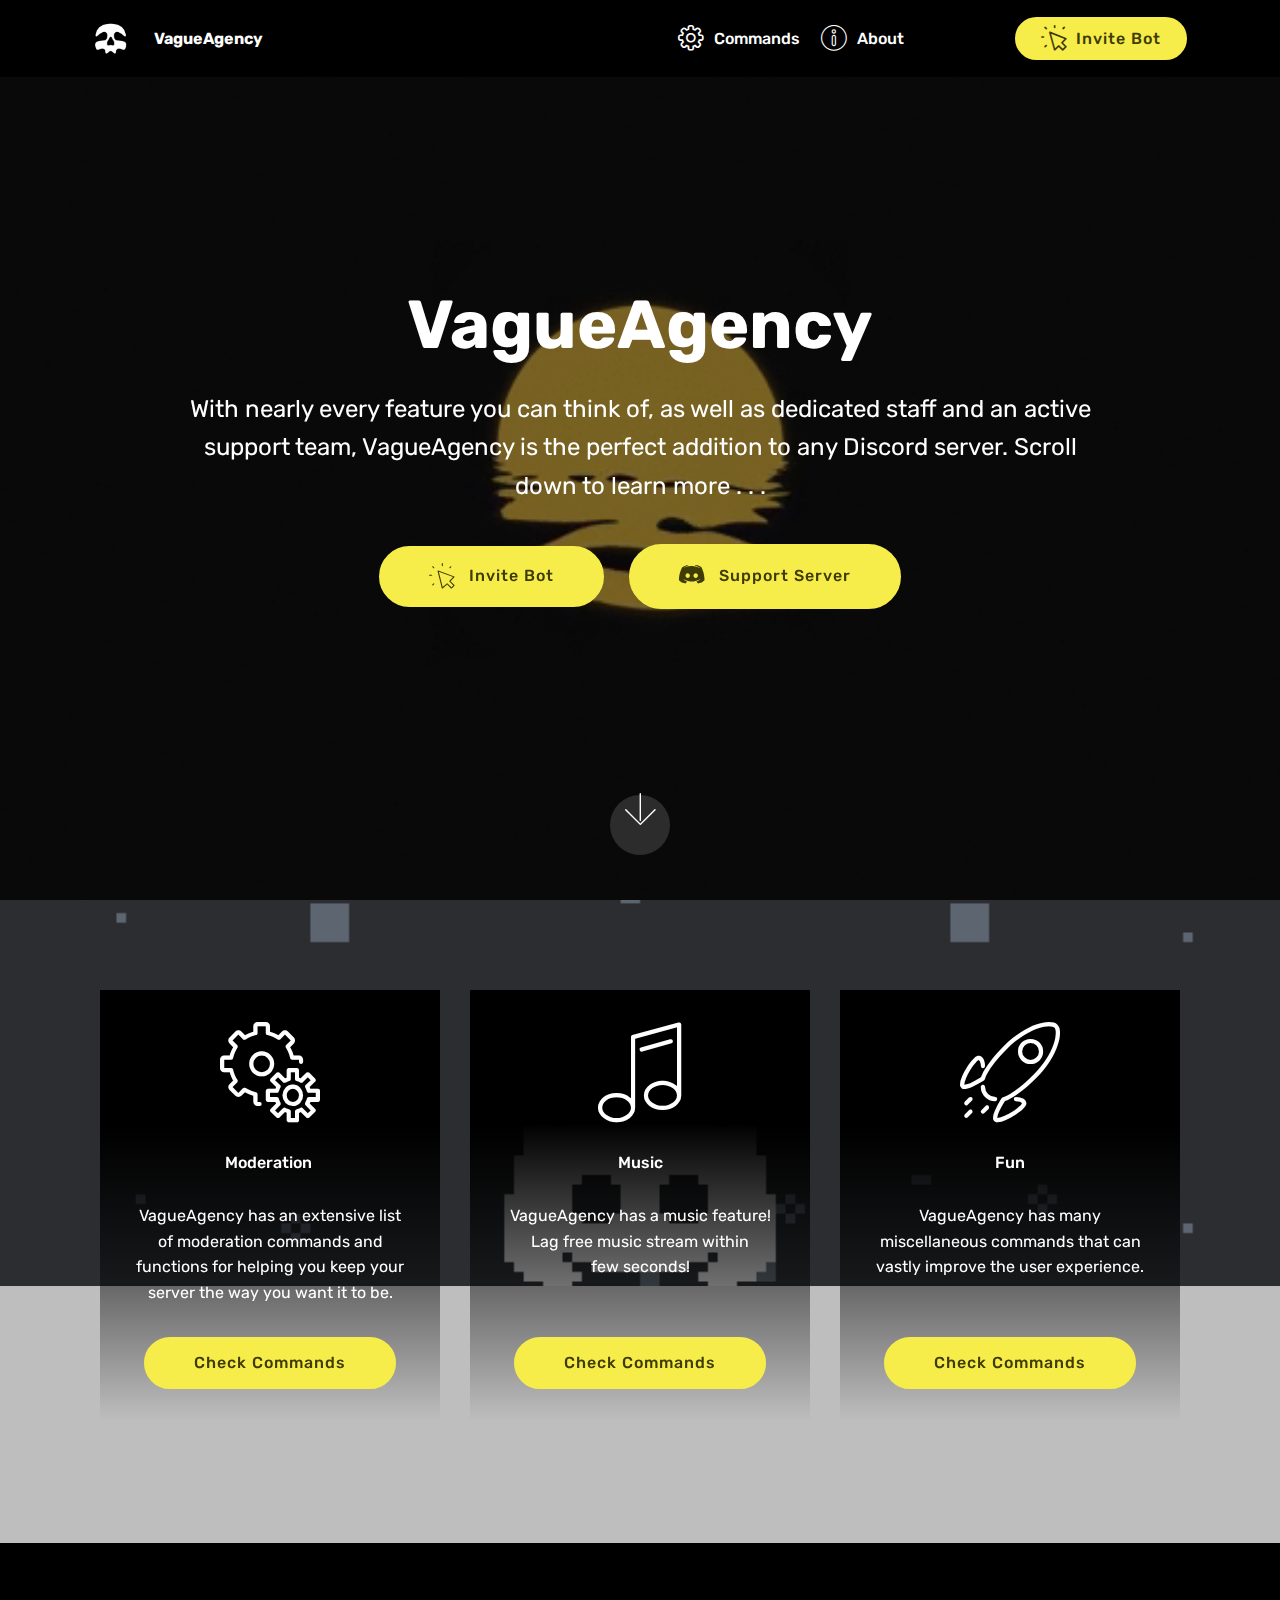
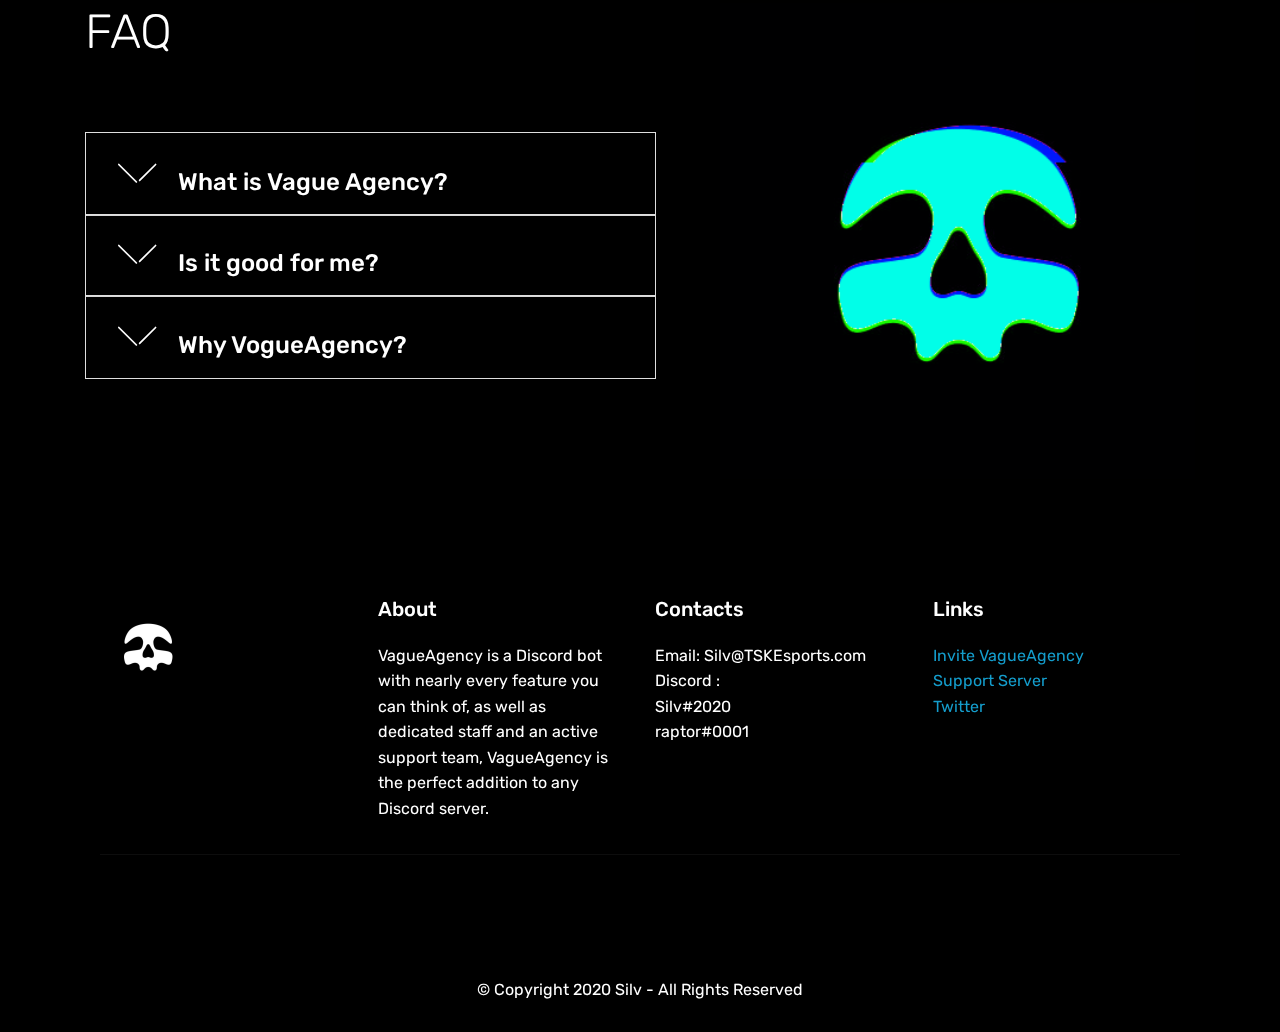
<file: index.html>
<!DOCTYPE html>
<html  >
<head>
  <!-- Site made with Mobirise Website Builder v4.12.2, https://mobirise.com -->
  <meta charset="UTF-8">
  <meta http-equiv="X-UA-Compatible" content="IE=edge">
  <meta name="generator" content="Mobirise v4.12.2, mobirise.com">
  <meta name="viewport" content="width=device-width, initial-scale=1, minimum-scale=1">
  <link rel="shortcut icon" href="assets/images/6786c08a8de8903f2ff48763e436bb1a-192x192.png" type="image/x-icon">
  <meta name="description" content="VagueAgency a Discord bot with nearly every feature you can think of, as well as dedicated staff and an active support team, VagueAgency is the perfect addition to any Discord server.">
  
  <title>VagueAgency</title>
  <link rel="stylesheet" href="assets/web/assets/mobirise-icons-bold/mobirise-icons-bold.css">
  <link rel="stylesheet" href="assets/web/assets/mobirise-icons/mobirise-icons.css">
  <link rel="stylesheet" href="assets/bootstrap/css/bootstrap.min.css">
  <link rel="stylesheet" href="assets/bootstrap/css/bootstrap-grid.min.css">
  <link rel="stylesheet" href="assets/bootstrap/css/bootstrap-reboot.min.css">
  <link rel="stylesheet" href="assets/socicon/css/styles.css">
  <link rel="stylesheet" href="assets/web/assets/gdpr-plugin/gdpr-styles.css">
  <link rel="stylesheet" href="assets/tether/tether.min.css">
  <link rel="stylesheet" href="assets/dropdown/css/style.css">
  <link rel="stylesheet" href="assets/theme/css/style.css">
  <link rel="preload" as="style" href="assets/mobirise/css/mbr-additional.css"><link rel="stylesheet" href="assets/mobirise/css/mbr-additional.css" type="text/css">
  
  
  
</head>
<body>
  <section class="menu cid-qTkzRZLJNu" once="menu" id="menu1-0">

    

    <nav class="navbar navbar-expand beta-menu navbar-dropdown align-items-center navbar-fixed-top navbar-toggleable-sm">
        <button class="navbar-toggler navbar-toggler-right" type="button" data-toggle="collapse" data-target="#navbarSupportedContent" aria-controls="navbarSupportedContent" aria-expanded="false" aria-label="Toggle navigation">
            <div class="hamburger">
                <span></span>
                <span></span>
                <span></span>
                <span></span>
            </div>
        </button>
        <div class="menu-logo">
            <div class="navbar-brand">
                <span class="navbar-logo">
                    <a href="https://mobirise.com">
                         <img src="assets/images/6786c08a8de8903f2ff48763e436bb1a-192x192.png" alt="Mobirise" title="" style="height: 3.8rem;">
                    </a>
                </span>
                <span class="navbar-caption-wrap"><a class="navbar-caption text-white display-4" href="index.html">
                        VagueAgency</a></span>
            </div>
        </div>
        <div class="collapse navbar-collapse" id="navbarSupportedContent">
            <ul class="navbar-nav nav-dropdown" data-app-modern-menu="true"><li class="nav-item">
                    <a class="nav-link link text-white display-4" href="page2.html"><span class="mbrib-setting mbr-iconfont mbr-iconfont-btn"></span>
                        
                        Commands</a>
                </li>
                <li class="nav-item">
                    <a class="nav-link link text-white display-4" href="page1.html"><span class="mbri-info mbr-iconfont mbr-iconfont-btn"></span>
                        
                        About &nbsp; &nbsp; &nbsp; &nbsp; &nbsp; &nbsp; &nbsp; &nbsp; &nbsp; &nbsp; &nbsp;</a>
                </li></ul>
            <div class="navbar-buttons mbr-section-btn"><a class="btn btn-sm btn-success display-4" href="https://discordapp.com/api/oauth2/authorize?client_id=655188952969379884&permissions=8&scope=bot" target="_blank"><span class="mbrib-cursor-click mbr-iconfont mbr-iconfont-btn"></span>
                    
                    Invite Bot</a></div>
        </div>
    </nav>
</section>

<section class="engine"><a href="https://mobirise.info/e">how to make your own website for free</a></section><section class="header6 cid-rRYZMlGnim mbr-fullscreen mbr-parallax-background" id="header6-3">

    

    <div class="mbr-overlay" style="opacity: 0.5; background-color: rgb(0, 0, 0);">
    </div>

    <div class="container">
        <div class="row justify-content-md-center">
            <div class="mbr-white col-md-10">
                <h1 class="mbr-section-title align-center mbr-bold pb-3 mbr-fonts-style display-1">
                    VagueAgency</h1>
                <p class="mbr-text align-center pb-3 mbr-fonts-style display-5">
                    With nearly every feature you can think of, as well as dedicated staff and an active support team, VagueAgency is the perfect addition to any Discord server. Scroll down to learn more . . .
                </p>
                <div class="mbr-section-btn align-center"><a class="btn btn-md btn-success display-4" href="https://discordapp.com/api/oauth2/authorize?client_id=655188952969379884&permissions=8&scope=bot" target="_blank"><span class="mbri-cursor-click mbr-iconfont mbr-iconfont-btn"></span>Invite Bot</a>
                        <a class="btn btn-md btn-success display-4" href="https://discord.gg/UtHBWnW" target="_blank"><span class="socicon socicon-discord mbr-iconfont mbr-iconfont-btn"></span>Support Server</a></div>
            </div>
        </div>
    </div>

    <div class="mbr-arrow hidden-sm-down" aria-hidden="true">
        <a href="#next">
            <i class="mbri-down mbr-iconfont"></i>
        </a>
    </div>
</section>

<section class="features8 cid-rRZ07a01nU mbr-parallax-background" id="features8-4">

    

    <div class="mbr-overlay" style="opacity: 0.2; background-color: rgb(0, 0, 0);">
    </div>

    <div class="container">
        <div class="media-container-row">

            <div class="card  col-12 col-md-6 col-lg-4">
                <div class="card-img">
                    <span class="mbr-iconfont mbri-setting"></span>
                </div>
                <div class="card-box align-center">
                    <h4 class="card-title mbr-fonts-style display-7">
                        Moderation&nbsp;</h4>
                    <p class="mbr-text mbr-fonts-style display-7">
                       VagueAgency has an extensive list of moderation commands and functions for helping you keep your server the way you want it to be.
                    </p>
                    <div class="mbr-section-btn text-center"><a href="page2.html" class="btn btn-success display-4">
                            Check Commands</a></div>
                </div>
            </div>

            <div class="card  col-12 col-md-6 col-lg-4">
                <div class="card-img">
                    <span class="mbr-iconfont mbri-music"></span>
                </div>
                <div class="card-box align-center">
                    <h4 class="card-title mbr-fonts-style display-7">
                        Music</h4>
                    <p class="mbr-text mbr-fonts-style display-7">VagueAgency has a music feature!
<br>Lag free music stream within
<br>few seconds!<br><br></p>
                    <div class="mbr-section-btn text-center"><a href="page2.html" class="btn btn-success display-4">
                            Check Commands
                        </a></div>
                </div>
            </div>

            <div class="card  col-12 col-md-6 col-lg-4">
                <div class="card-img">
                    <span class="mbr-iconfont mbri-rocket"></span>
                </div>
                <div class="card-box align-center">
                    <h4 class="card-title mbr-fonts-style display-7">
                        Fun</h4>
                    <p class="mbr-text mbr-fonts-style display-7">
                       VagueAgency has many miscellaneous commands that can vastly improve the user experience.<br><br>
                    </p>
                    <div class="mbr-section-btn text-center"><a href="page2.html" class="btn btn-success display-4">
                            Check Commands
                        </a></div>
                </div>
            </div>

            
        </div>
    </div>
</section>

<section class="toggle2 cid-rRZ9i6B517" id="toggle2-5">
    
        

    
        <div class="container">
            <div class="media-container-row">
                    <div class="toggle-content">
                        <h2 class="mbr-section-title pb-3 align-left mbr-fonts-style display-2">
                            FAQ</h2>
                        
                        <div id="bootstrap-toggle" class="toggle-panel accordionStyles tab-content pt-5 mt-2">
                            <div class="card">
                                <div class="card-header" role="tab" id="headingOne">
                                    <a role="button" class="collapsed panel-title text-black" data-toggle="collapse" data-core="" href="#collapse1_10" aria-expanded="false" aria-controls="collapse1">
                                        <h4 class="mbr-fonts-style display-5">
                                            <span class="sign mbr-iconfont mbri-arrow-down inactive"></span> What is Vague Agency?
                                        </h4>
                                    </a>
                                </div>
                                <div id="collapse1_10" class="panel-collapse noScroll collapse" role="tabpanel" aria-labelledby="headingOne">
                                    <div class="panel-body p-4">
                                        <p class="mbr-fonts-style panel-text display-7">VagueAgency a Discord bot with nearly every feature you can think of, as well as dedicated staff and an active support team, VagueAgency is the perfect addition to any Discord server.</p>
                                    </div>
                                </div>
                            </div>
                            <div class="card">
                                <div class="card-header" role="tab" id="headingTwo">
                                    <a role="button" class="collapsed panel-title text-black" data-toggle="collapse" data-core="" href="#collapse2_10" aria-expanded="false" aria-controls="collapse2">
                                        <h4 class="mbr-fonts-style display-5">
                                            <span class="sign mbr-iconfont mbri-arrow-down inactive"></span> Is it good for me?
                                        </h4>
                                    </a>
                                </div>
                                <div id="collapse2_10" class="panel-collapse noScroll collapse" role="tabpanel" aria-labelledby="headingTwo">
                                    <div class="panel-body p-4">
                                        <p class="mbr-fonts-style panel-text display-7">VagueAgency aims to be an incredibly versatile bot; our goal is to have every feature you could ever think of, as well as some you would never even imagine. The overall vision of VagueAgency is to provide the user with a quality product. Unlike many of the "big name" Discord bots, VagueAgency will never integrate any "pay to unlock" commands, or anything else that requires monetary compensation in exchange for basic functionality. VagueAgency was built from the ground up on a foundation based on user satisfaction. The user experience is our top priority, because without the userbase, this bot would not exist.</p>
                                    </div>
                                </div>
                            </div>
                            <div class="card">
                                <div class="card-header" role="tab" id="headingThree">
                                    <a role="button" class="collapsed panel-title text-black" data-toggle="collapse" data-core="" href="#collapse3_10" aria-expanded="true" aria-controls="collapse3">
                                        <h4 class="mbr-fonts-style display-5">
                                            <span class="sign mbr-iconfont mbri-arrow-down inactive"></span> Why VogueAgency?
                                        </h4>
                                    </a>
                                </div>
                                <div id="collapse3_10" class="panel-collapse noScroll collapse" role="tabpanel" aria-labelledby="headingThree">
                                    <div class="panel-body p-4">
                                        <p class="mbr-fonts-style panel-text display-7">VagueAgency will never integrate any "pay to unlock" commands, or anything else that requires monetary compensation in exchange for basic functionality. VagueAgency was built from the ground up on a foundation based on user satisfaction. The user experience is our top priority, because without the userbase, this bot would not exist.</p>
                                    </div>
                                </div>
                            </div>
                            
                            
                            
                        </div>
                    </div>
                <div class="mbr-figure" style="width: 89%;">
                     <img src="assets/images/moshed-2020-3-1-15-48.gif" alt="Mobirise" title="">
                </div>
            </div>
        </div>
</section>

<section class="cid-qTkAaeaxX5" id="footer1-2">

    

    

    <div class="container">
        <div class="media-container-row content text-white">
            <div class="col-12 col-md-3">
                <div class="media-wrap">
                    <a href="index.html">
                        <img src="assets/images/6786c08a8de8903f2ff48763e436bb1a-192x192.png" alt="Mobirise" title="">
                    </a>
                </div>
            </div>
            <div class="col-12 col-md-3 mbr-fonts-style display-7">
                <h5 class="pb-3">
                    About</h5>
                <p class="mbr-text">VagueAgency is a Discord bot with nearly every feature you can think of, as well as dedicated staff and an active support team, VagueAgency is the perfect addition to any Discord server.</p>
            </div>
            <div class="col-12 col-md-3 mbr-fonts-style display-7">
                <h5 class="pb-3">
                    Contacts
                </h5>
                <p class="mbr-text">
                    Email: Silv@TSKEsports.com &nbsp; &nbsp; Discord :<br>Silv#2020 &nbsp; &nbsp; &nbsp; &nbsp; &nbsp; &nbsp; &nbsp; &nbsp; &nbsp; &nbsp;<br>raptor#0001<br></p>
            </div>
            <div class="col-12 col-md-3 mbr-fonts-style display-7">
                <h5 class="pb-3">
                    Links
                </h5>
                <p class="mbr-text"><a href="https://discordapp.com/api/oauth2/authorize?client_id=655188952969379884&permissions=8&scope=bot" target="_blank">Invite VagueAgency</a><br><a href="https://discord.gg/UtHBWnW" target="_blank">Support Server&nbsp;</a><br><a class="text-primary" href="https://twitter.com/ItzSilvx" target="_blank">Twitter</a></p>
            </div>
        </div>
        <div class="footer-lower">
            <div class="media-container-row">
                <div class="col-sm-12">
                    <hr>
                </div>
            </div>
            <div class="media-container-row mbr-white">
                <div class="col-sm-6 copyright">
                    <p class="mbr-text mbr-fonts-style display-7"></p>
                </div>
                <div class="col-md-6">
                    
                </div>
            </div>
        </div>
    </div>
</section>

<section once="footers" class="cid-rRZy5dz0Fm" id="footer6-p">

    

    

    <div class="container">
        <div class="media-container-row align-center mbr-white">
            <div class="col-12">
                <p class="mbr-text mb-0 mbr-fonts-style display-7">
                    © Copyright 2020 Silv - All Rights Reserved
                </p>
            </div>
        </div>
    </div>
</section>


  <script src="assets/web/assets/jquery/jquery.min.js"></script>
  <script src="assets/popper/popper.min.js"></script>
  <script src="assets/bootstrap/js/bootstrap.min.js"></script>
  <script src="assets/smoothscroll/smooth-scroll.js"></script>
  <script src="assets/touchswipe/jquery.touch-swipe.min.js"></script>
  <script src="assets/parallax/jarallax.min.js"></script>
  <script src="assets/mbr-switch-arrow/mbr-switch-arrow.js"></script>
  <script src="assets/tether/tether.min.js"></script>
  <script src="assets/dropdown/js/nav-dropdown.js"></script>
  <script src="assets/dropdown/js/navbar-dropdown.js"></script>
  <script src="assets/theme/js/script.js"></script>
  
  
</body>
</html>
</file>
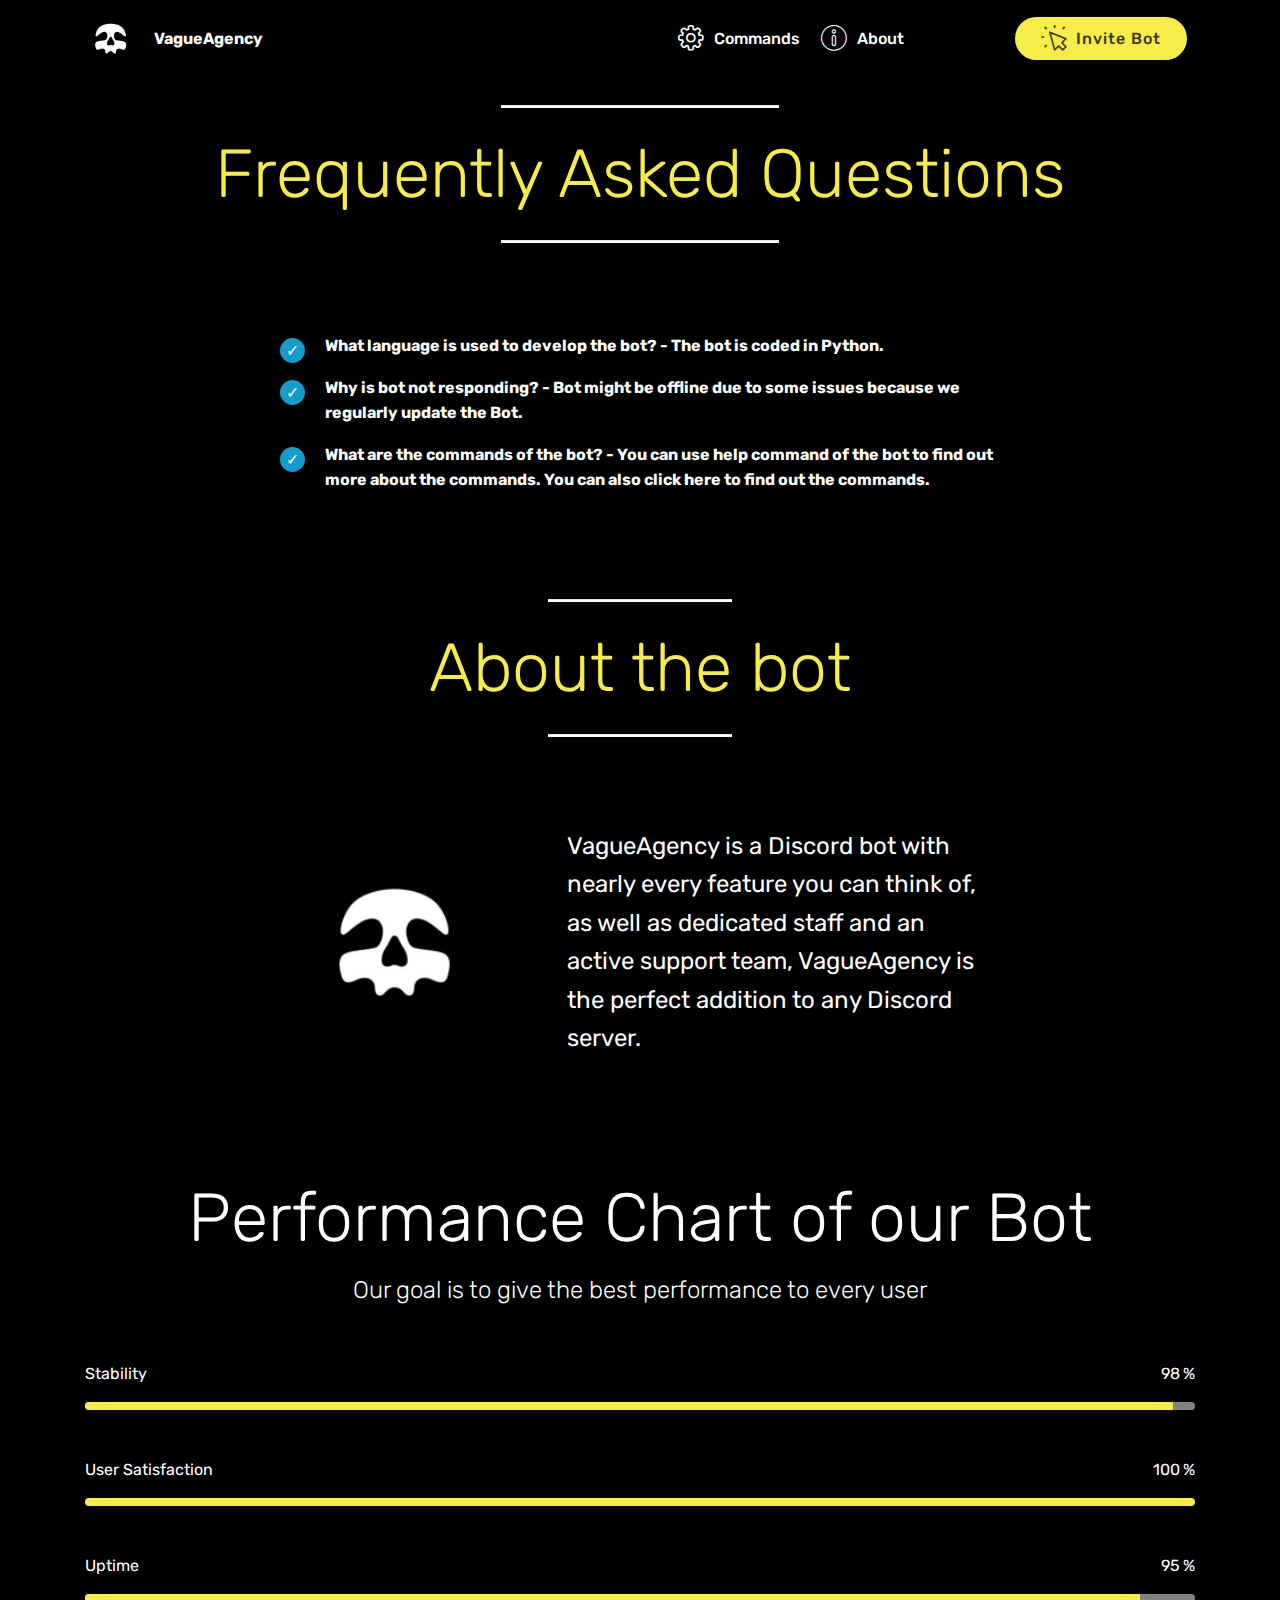
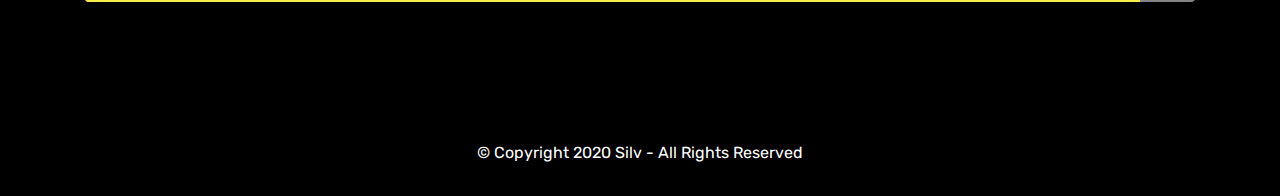
<file: page1.html>
<!DOCTYPE html>
<html  >
<head>
  <!-- Site made with Mobirise Website Builder v4.12.2, https://mobirise.com -->
  <meta charset="UTF-8">
  <meta http-equiv="X-UA-Compatible" content="IE=edge">
  <meta name="generator" content="Mobirise v4.12.2, mobirise.com">
  <meta name="viewport" content="width=device-width, initial-scale=1, minimum-scale=1">
  <link rel="shortcut icon" href="assets/images/6786c08a8de8903f2ff48763e436bb1a-192x192.png" type="image/x-icon">
  <meta name="description" content="About VagueAgency">
  
  <title>About</title>
  <link rel="stylesheet" href="assets/web/assets/mobirise-icons-bold/mobirise-icons-bold.css">
  <link rel="stylesheet" href="assets/web/assets/mobirise-icons/mobirise-icons.css">
  <link rel="stylesheet" href="assets/bootstrap/css/bootstrap.min.css">
  <link rel="stylesheet" href="assets/bootstrap/css/bootstrap-grid.min.css">
  <link rel="stylesheet" href="assets/bootstrap/css/bootstrap-reboot.min.css">
  <link rel="stylesheet" href="assets/tether/tether.min.css">
  <link rel="stylesheet" href="assets/web/assets/gdpr-plugin/gdpr-styles.css">
  <link rel="stylesheet" href="assets/dropdown/css/style.css">
  <link rel="stylesheet" href="assets/theme/css/style.css">
  <link rel="preload" as="style" href="assets/mobirise/css/mbr-additional.css"><link rel="stylesheet" href="assets/mobirise/css/mbr-additional.css" type="text/css">
  
  
  
</head>
<body>
  <section class="menu cid-qTkzRZLJNu" once="menu" id="menu1-6">

    

    <nav class="navbar navbar-expand beta-menu navbar-dropdown align-items-center navbar-fixed-top navbar-toggleable-sm">
        <button class="navbar-toggler navbar-toggler-right" type="button" data-toggle="collapse" data-target="#navbarSupportedContent" aria-controls="navbarSupportedContent" aria-expanded="false" aria-label="Toggle navigation">
            <div class="hamburger">
                <span></span>
                <span></span>
                <span></span>
                <span></span>
            </div>
        </button>
        <div class="menu-logo">
            <div class="navbar-brand">
                <span class="navbar-logo">
                    <a href="https://mobirise.com">
                         <img src="assets/images/6786c08a8de8903f2ff48763e436bb1a-192x192.png" alt="Mobirise" title="" style="height: 3.8rem;">
                    </a>
                </span>
                <span class="navbar-caption-wrap"><a class="navbar-caption text-white display-4" href="index.html">
                        VagueAgency</a></span>
            </div>
        </div>
        <div class="collapse navbar-collapse" id="navbarSupportedContent">
            <ul class="navbar-nav nav-dropdown" data-app-modern-menu="true"><li class="nav-item">
                    <a class="nav-link link text-white display-4" href="page2.html"><span class="mbrib-setting mbr-iconfont mbr-iconfont-btn"></span>
                        
                        Commands</a>
                </li>
                <li class="nav-item">
                    <a class="nav-link link text-white display-4" href="page1.html"><span class="mbri-info mbr-iconfont mbr-iconfont-btn"></span>
                        
                        About &nbsp; &nbsp; &nbsp; &nbsp; &nbsp; &nbsp; &nbsp; &nbsp; &nbsp; &nbsp; &nbsp;</a>
                </li></ul>
            <div class="navbar-buttons mbr-section-btn"><a class="btn btn-sm btn-success display-4" href="https://discordapp.com/api/oauth2/authorize?client_id=655188952969379884&permissions=8&scope=bot" target="_blank"><span class="mbrib-cursor-click mbr-iconfont mbr-iconfont-btn"></span>
                    
                    Invite Bot</a></div>
        </div>
    </nav>
</section>

<section class="engine"><a href="https://mobirise.info/l">free website templates</a></section><section class="mbr-section article content9 cid-rRZnMm9oOO" id="content9-a">
    
     

    <div class="container">
        <div class="inner-container" style="width: 100%;">
            <hr class="line" style="width: 25%;">
            <div class="section-text align-center mbr-fonts-style display-1">Frequently Asked Questions</div>
            <hr class="line" style="width: 25%;">
        </div>
        </div>
</section>

<section class="mbr-section article content12 cid-rRZojXO0gX" id="content12-b">
     

    <div class="container">
        <div class="media-container-row">
            <div class="mbr-text counter-container col-12 col-md-8 mbr-fonts-style display-7">
                <ul>
                    <li><strong>What language is used to develop the bot? - The bot is coded in Python.
</strong></li><li><strong>Why is bot not responding? - Bot might be offline due to some issues because we regularly update the Bot.
</strong></li><li><strong>What are the commands of the bot? - You can use help command of the bot to find out more about the commands. You can also click here to find out the commands.</strong></li>
                </ul>
            </div>
        </div>
    </div>
</section>

<section class="mbr-section article content10 cid-rRZp7IeZHP" id="content10-f">
    
     

    <div class="container">
        <div class="inner-container" style="width: 66%;">
            <hr class="line" style="width: 25%;">
            <div class="section-text align-center mbr-white mbr-fonts-style display-1">About the bot</div>
            <hr class="line" style="width: 25%;">
        </div>
    </div>
</section>

<section class="mbr-section content6 cid-rRZphPKLv2" id="content6-g">
    
     
    
    <div class="container">
        <div class="media-container-row">
            <div class="col-12 col-md-8">
                <div class="media-container-row">
                    <div class="mbr-figure" style="width: 60%;">
                      <img src="assets/images/6786c08a8de8903f2ff48763e436bb1a-192x192.png" alt="Mobirise" title="">  
                    </div>
                    <div class="media-content">
                        <div class="mbr-section-text">
                            <p class="mbr-text mb-0 mbr-fonts-style display-5">VagueAgency is a Discord bot with nearly every feature you can think of, as well as dedicated staff and an active support team, VagueAgency is the perfect addition to any Discord server.</p>
                        </div>
                    </div>
                </div>
            </div>
        </div>
    </div>
</section>

<section class="progress-bars1 cid-rRZljR9uHq" id="progress-bars1-8">
    
    

    

    <div class="container">
        <h2 class="mbr-section-title pb-2 align-center mbr-fonts-style display-1">Performance Chart of our Bot</h2>

        <h3 class="mbr-section-subtitle pb-5 mbr-fonts-style display-5">Our goal is to give the best performance to every user</h3>

        <div class="progress_elements">
            <div class="progress1 pb-5">
                <div class="title-wrap">
                    <div class="progressbar-title mbr-fonts-style display-7">
                        <p>
                            Stability</p>
                    </div>
                    <div class="progress_value mbr-fonts-style display-7">
                        <div class="progressbar-number"></div>
                        <span>%</span>
                    </div>
                </div>
                <progress class="progress progress-primary" max="100" value="98">
                </progress>
            </div>
            
            <div class="progress2 pb-5">
                <div class="title-wrap">
                    <div class="progressbar-title mbr-fonts-style display-7">
                        <p>User Satisfaction
<br></p>
                    </div>
                <div class="progress_value mbr-fonts-style display-7">
                    <div class="progressbar-number"></div>
                    <span>%</span>
                </div>
                </div>
                <progress class="progress progress-primary" max="100" value="100">
                </progress>
            </div>
            
            <div class="progress3 pb-5">
                <div class="title-wrap">
                    <div class="progressbar-title mbr-fonts-style display-7">
                        <p>
                            Uptime</p>
                    </div>
                    <div class="progress_value mbr-fonts-style display-7">
                        <div class="progressbar-number"></div>
                        <span>%</span>
                    </div>
                </div>
                <progress class="progress progress-primary" max="100" value="95">
                </progress>
            </div>
            
            
        </div>
    </div>
</section>

<section once="footers" class="cid-rRZy5dz0Fm" id="footer6-p">

    

    

    <div class="container">
        <div class="media-container-row align-center mbr-white">
            <div class="col-12">
                <p class="mbr-text mb-0 mbr-fonts-style display-7">
                    © Copyright 2020 Silv - All Rights Reserved
                </p>
            </div>
        </div>
    </div>
</section>


  <script src="assets/web/assets/jquery/jquery.min.js"></script>
  <script src="assets/popper/popper.min.js"></script>
  <script src="assets/bootstrap/js/bootstrap.min.js"></script>
  <script src="assets/tether/tether.min.js"></script>
  <script src="assets/smoothscroll/smooth-scroll.js"></script>
  <script src="assets/dropdown/js/nav-dropdown.js"></script>
  <script src="assets/dropdown/js/navbar-dropdown.js"></script>
  <script src="assets/touchswipe/jquery.touch-swipe.min.js"></script>
  <script src="assets/theme/js/script.js"></script>
  
  
</body>
</html>
</file>
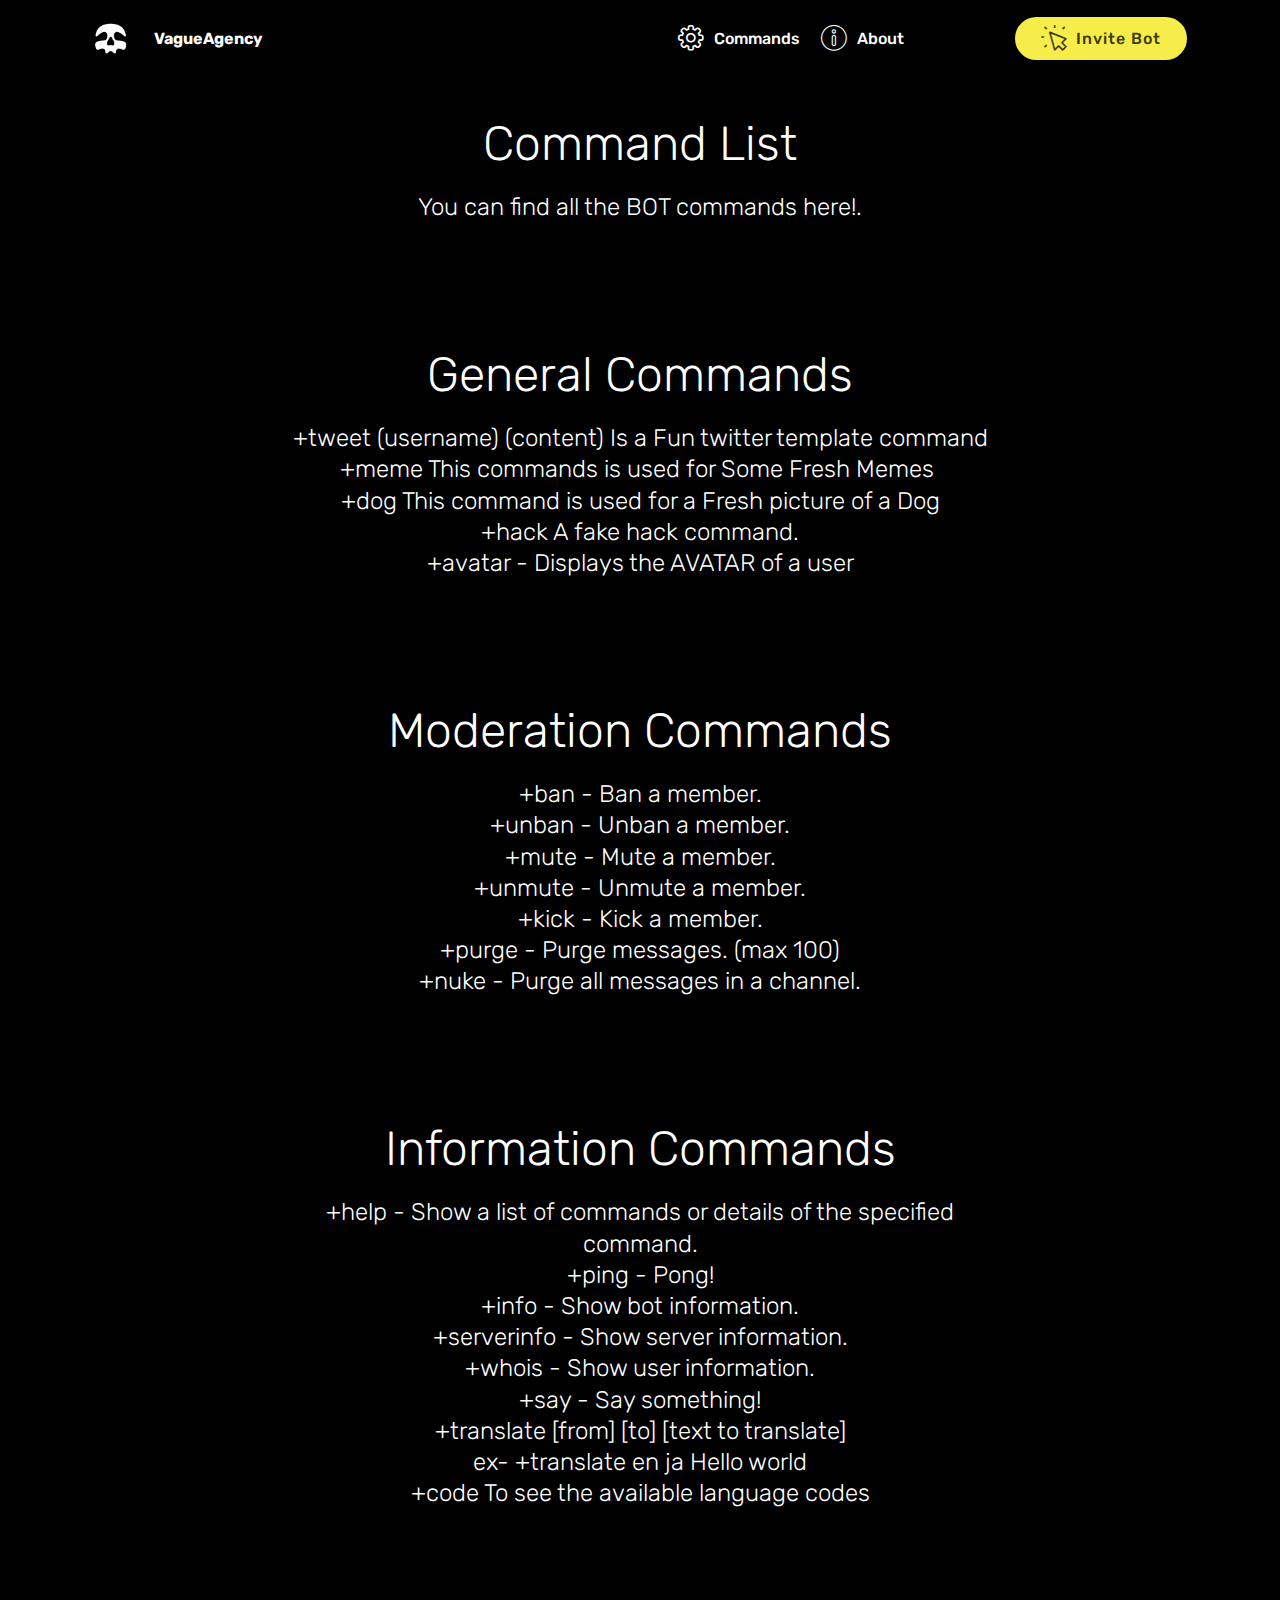
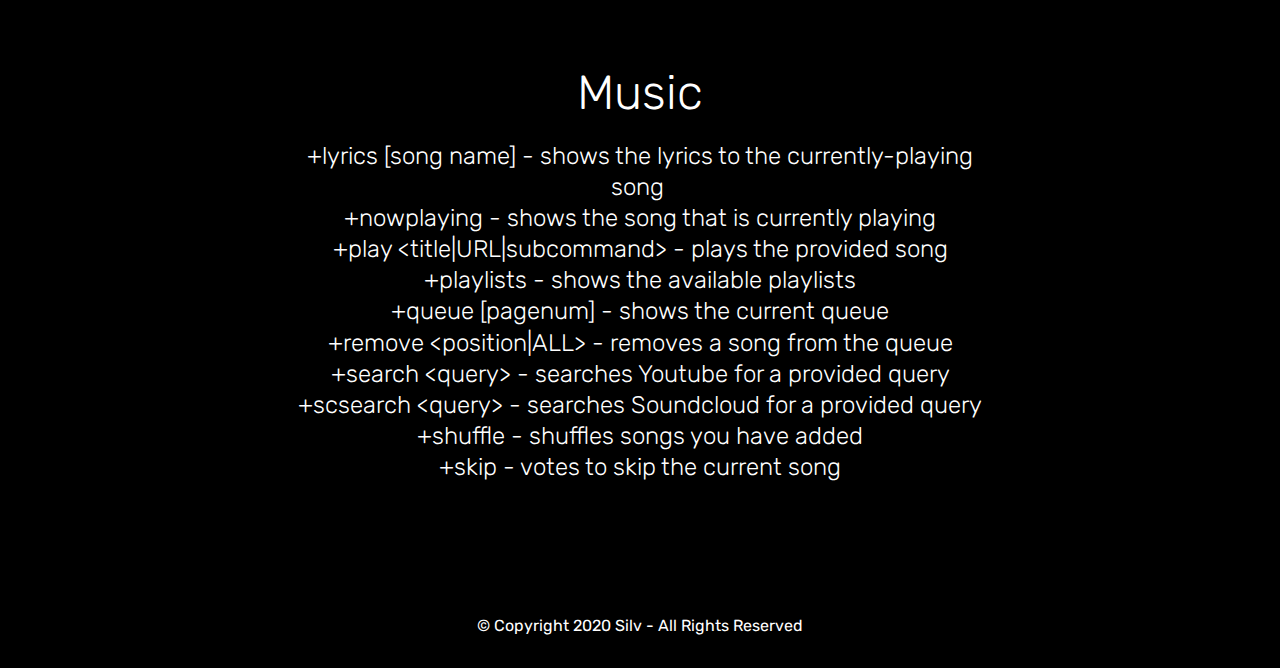
<file: page2.html>
<!DOCTYPE html>
<html  >
<head>
  <!-- Site made with Mobirise Website Builder v4.12.2, https://mobirise.com -->
  <meta charset="UTF-8">
  <meta http-equiv="X-UA-Compatible" content="IE=edge">
  <meta name="generator" content="Mobirise v4.12.2, mobirise.com">
  <meta name="viewport" content="width=device-width, initial-scale=1, minimum-scale=1">
  <link rel="shortcut icon" href="assets/images/6786c08a8de8903f2ff48763e436bb1a-192x192.png" type="image/x-icon">
  <meta name="description" content="Commands for VagueAgency
">
  
  <title>Commands</title>
  <link rel="stylesheet" href="assets/web/assets/mobirise-icons-bold/mobirise-icons-bold.css">
  <link rel="stylesheet" href="assets/web/assets/mobirise-icons/mobirise-icons.css">
  <link rel="stylesheet" href="assets/bootstrap/css/bootstrap.min.css">
  <link rel="stylesheet" href="assets/bootstrap/css/bootstrap-grid.min.css">
  <link rel="stylesheet" href="assets/bootstrap/css/bootstrap-reboot.min.css">
  <link rel="stylesheet" href="assets/tether/tether.min.css">
  <link rel="stylesheet" href="assets/web/assets/gdpr-plugin/gdpr-styles.css">
  <link rel="stylesheet" href="assets/dropdown/css/style.css">
  <link rel="stylesheet" href="assets/theme/css/style.css">
  <link rel="preload" as="style" href="assets/mobirise/css/mbr-additional.css"><link rel="stylesheet" href="assets/mobirise/css/mbr-additional.css" type="text/css">
  
  
  
</head>
<body>
  <section class="menu cid-qTkzRZLJNu" once="menu" id="menu1-h">

    

    <nav class="navbar navbar-expand beta-menu navbar-dropdown align-items-center navbar-fixed-top navbar-toggleable-sm">
        <button class="navbar-toggler navbar-toggler-right" type="button" data-toggle="collapse" data-target="#navbarSupportedContent" aria-controls="navbarSupportedContent" aria-expanded="false" aria-label="Toggle navigation">
            <div class="hamburger">
                <span></span>
                <span></span>
                <span></span>
                <span></span>
            </div>
        </button>
        <div class="menu-logo">
            <div class="navbar-brand">
                <span class="navbar-logo">
                    <a href="https://mobirise.com">
                         <img src="assets/images/6786c08a8de8903f2ff48763e436bb1a-192x192.png" alt="Mobirise" title="" style="height: 3.8rem;">
                    </a>
                </span>
                <span class="navbar-caption-wrap"><a class="navbar-caption text-white display-4" href="index.html">
                        VagueAgency</a></span>
            </div>
        </div>
        <div class="collapse navbar-collapse" id="navbarSupportedContent">
            <ul class="navbar-nav nav-dropdown" data-app-modern-menu="true"><li class="nav-item">
                    <a class="nav-link link text-white display-4" href="page2.html"><span class="mbrib-setting mbr-iconfont mbr-iconfont-btn"></span>
                        
                        Commands</a>
                </li>
                <li class="nav-item">
                    <a class="nav-link link text-white display-4" href="page1.html"><span class="mbri-info mbr-iconfont mbr-iconfont-btn"></span>
                        
                        About &nbsp; &nbsp; &nbsp; &nbsp; &nbsp; &nbsp; &nbsp; &nbsp; &nbsp; &nbsp; &nbsp;</a>
                </li></ul>
            <div class="navbar-buttons mbr-section-btn"><a class="btn btn-sm btn-success display-4" href="https://discordapp.com/api/oauth2/authorize?client_id=655188952969379884&permissions=8&scope=bot" target="_blank"><span class="mbrib-cursor-click mbr-iconfont mbr-iconfont-btn"></span>
                    
                    Invite Bot</a></div>
        </div>
    </nav>
</section>

<section class="engine"><a href="https://mobirise.info/d">free website maker</a></section><section class="mbr-section content4 cid-rRZvfwXqpp" id="content4-k">

    

    <div class="container">
        <div class="media-container-row">
            <div class="title col-12 col-md-8">
                <h2 class="align-center pb-3 mbr-fonts-style display-2">Command List</h2>
                <h3 class="mbr-section-subtitle align-center mbr-light mbr-fonts-style display-5">You can find all the BOT commands here!.
                </h3>
                
            </div>
        </div>
    </div>
</section>

<section class="mbr-section content4 cid-rRZvqgPzMx" id="content4-l">

    

    <div class="container">
        <div class="media-container-row">
            <div class="title col-12 col-md-8">
                <h2 class="align-center pb-3 mbr-fonts-style display-2">General Commands</h2>
                <h3 class="mbr-section-subtitle align-center mbr-light mbr-fonts-style display-5">+tweet (username) (content) Is a Fun twitter template command
<div>+meme This commands is used for Some Fresh Memes&nbsp;</div><div>+dog This command is used for a Fresh picture of a Dog</div><div>+hack A fake hack command.</div><div>+avatar - Displays the AVATAR of a user</div></h3>
                
            </div>
        </div>
    </div>
</section>

<section class="mbr-section content4 cid-rRZw1jtUv2" id="content4-m">

    

    <div class="container">
        <div class="media-container-row">
            <div class="title col-12 col-md-8">
                <h2 class="align-center pb-3 mbr-fonts-style display-2">Moderation Commands</h2>
                <h3 class="mbr-section-subtitle align-center mbr-light mbr-fonts-style display-5">+ban - Ban a member.
<div>+unban - Unban a member.
</div><div>+mute - Mute a member.
</div><div>+unmute - Unmute a member.
</div><div>+kick - Kick a member.
</div><div>+purge - Purge messages. (max 100)
</div><div>+nuke - Purge all messages in a channel.</div></h3>
                
            </div>
        </div>
    </div>
</section>

<section class="mbr-section content4 cid-rRZwmHnR9A" id="content4-n">

    

    <div class="container">
        <div class="media-container-row">
            <div class="title col-12 col-md-8">
                <h2 class="align-center pb-3 mbr-fonts-style display-2">Information Commands</h2>
                <h3 class="mbr-section-subtitle align-center mbr-light mbr-fonts-style display-5">+help - Show a list of commands or details of the specified command.
<div>+ping - Pong!
</div><div>+info - Show bot information.
</div><div>+serverinfo - Show server information.
</div><div>+whois - Show user information.
</div><div>+say - Say something!
</div><div>+translate [from] [to] [text to translate]
</div><div>ex- +translate en ja Hello world
</div><div>+code To see the available language codes
</div><div><br></div></h3>
                
            </div>
        </div>
    </div>
</section>

<section class="mbr-section content4 cid-rRZx1yyhmz" id="content4-o">

    

    <div class="container">
        <div class="media-container-row">
            <div class="title col-12 col-md-8">
                <h2 class="align-center pb-3 mbr-fonts-style display-2">
                    Music</h2>
                <h3 class="mbr-section-subtitle align-center mbr-light mbr-fonts-style display-5"><div><span style="font-size: 1.5rem;">+lyrics [song name] - shows the lyrics to the currently-playing song&nbsp;</span></div><div>+nowplaying - shows the song that is currently playing
</div><div>+play &lt;title|URL|subcommand&gt; - plays the provided song
</div><div>+playlists - shows the available playlists
</div><div>+queue [pagenum] - shows the current queue
</div><div>+remove &lt;position|ALL&gt; - removes a song from the queue
</div><div>+search &lt;query&gt; - searches Youtube for a provided query
</div><div>+scsearch &lt;query&gt; - searches Soundcloud for a provided query
</div><div>+shuffle - shuffles songs you have added
</div><div>+skip - votes to skip the current song
</div><div><br></div></h3>
                
            </div>
        </div>
    </div>
</section>

<section once="footers" class="cid-rRZy5dz0Fm" id="footer6-p">

    

    

    <div class="container">
        <div class="media-container-row align-center mbr-white">
            <div class="col-12">
                <p class="mbr-text mb-0 mbr-fonts-style display-7">
                    © Copyright 2020 Silv - All Rights Reserved
                </p>
            </div>
        </div>
    </div>
</section>


  <script src="assets/web/assets/jquery/jquery.min.js"></script>
  <script src="assets/popper/popper.min.js"></script>
  <script src="assets/bootstrap/js/bootstrap.min.js"></script>
  <script src="assets/tether/tether.min.js"></script>
  <script src="assets/smoothscroll/smooth-scroll.js"></script>
  <script src="assets/dropdown/js/nav-dropdown.js"></script>
  <script src="assets/dropdown/js/navbar-dropdown.js"></script>
  <script src="assets/touchswipe/jquery.touch-swipe.min.js"></script>
  <script src="assets/theme/js/script.js"></script>
  
  
</body>
</html>
</file>
<file: assets/web/assets/mobirise-icons-bold/mobirise-icons-bold.css>
@font-face {
  font-family: 'mobirise-icons-bold';
  font-display: swap;
  src:  url('mobirise-icons-bold.eot?m1l4yr');
  src:  url('mobirise-icons-bold.eot?m1l4yr#iefix') format('embedded-opentype'),
    url('mobirise-icons-bold.ttf?m1l4yr') format('truetype'),
    url('mobirise-icons-bold.woff?m1l4yr') format('woff'),
    url('mobirise-icons-bold.svg?m1l4yr#mobirise-icons-bold') format('svg');
  font-weight: normal;
  font-style: normal;
}

[class^="mbrib-"], [class*="mbrib-"] {
  /* use !important to prevent issues with browser extensions that change fonts */
  font-family: 'mobirise-icons-bold' !important;
  speak: none;
  font-style: normal;
  font-weight: normal;
  font-variant: normal;
  text-transform: none;
  line-height: 1;

  /* Better Font Rendering =========== */
  -webkit-font-smoothing: antialiased;
  -moz-osx-font-smoothing: grayscale;
}

.mbrib-add-submenu:before {
  content: "\e900";
}
.mbrib-alert:before {
  content: "\e901";
}
.mbrib-align-center:before {
  content: "\e902";
}
.mbrib-align-justify:before {
  content: "\e903";
}
.mbrib-align-left:before {
  content: "\e904";
}
.mbrib-align-right:before {
  content: "\e905";
}
.mbrib-android:before {
  content: "\e906";
}
.mbrib-apple:before {
  content: "\e907";
}
.mbrib-arrow-down:before {
  content: "\e908";
}
.mbrib-arrow-next:before {
  content: "\e909";
}
.mbrib-arrow-prev:before {
  content: "\e90a";
}
.mbrib-arrow-up:before {
  content: "\e90b";
}
.mbrib-bold:before {
  content: "\e90c";
}
.mbrib-bookmark:before {
  content: "\e90d";
}
.mbrib-bootstrap:before {
  content: "\e90e";
}
.mbrib-briefcase:before {
  content: "\e90f";
}
.mbrib-browse:before {
  content: "\e910";
}
.mbrib-bulleted-list:before {
  content: "\e911";
}
.mbrib-calendar:before {
  content: "\e912";
}
.mbrib-camera:before {
  content: "\e913";
}
.mbrib-cart-add:before {
  content: "\e914";
}
.mbrib-cart-full:before {
  content: "\e915";
}
.mbrib-cash:before {
  content: "\e916";
}
.mbrib-change-style:before {
  content: "\e917";
}
.mbrib-chat:before {
  content: "\e918";
}
.mbrib-clock:before {
  content: "\e919";
}
.mbrib-close:before {
  content: "\e91a";
}
.mbrib-cloud:before {
  content: "\e91b";
}
.mbrib-code:before {
  content: "\e91c";
}
.mbrib-contact-form:before {
  content: "\e91d";
}
.mbrib-credit-card:before {
  content: "\e91e";
}
.mbrib-cursor-click:before {
  content: "\e91f";
}
.mbrib-cust-feedback:before {
  content: "\e920";
}
.mbrib-database:before {
  content: "\e921";
}
.mbrib-delivery:before {
  content: "\e922";
}
.mbrib-desktop:before {
  content: "\e923";
}
.mbrib-devices:before {
  content: "\e924";
}
.mbrib-down:before {
  content: "\e925";
}
.mbrib-download:before {
  content: "\e926";
}
.mbrib-drag-n-drop:before {
  content: "\e927";
}
.mbrib-drag-n-drop2:before {
  content: "\e928";
}
.mbrib-edit:before {
  content: "\e929";
}
.mbrib-edit2:before {
  content: "\e92a";
}
.mbrib-error:before {
  content: "\e92b";
}
.mbrib-extension:before {
  content: "\e92c";
}
.mbrib-features:before {
  content: "\e92d";
}
.mbrib-file:before {
  content: "\e92e";
}
.mbrib-flag:before {
  content: "\e92f";
}
.mbrib-folder:before {
  content: "\e930";
}
.mbrib-gift:before {
  content: "\e931";
}
.mbrib-github:before {
  content: "\e932";
}
.mbrib-globe-2:before {
  content: "\e933";
}
.mbrib-globe:before {
  content: "\e934";
}
.mbrib-growing-chart:before {
  content: "\e935";
}
.mbrib-hearth:before {
  content: "\e936";
}
.mbrib-help:before {
  content: "\e937";
}
.mbrib-home:before {
  content: "\e938";
}
.mbrib-hot-cup:before {
  content: "\e939";
}
.mbrib-idea:before {
  content: "\e93a";
}
.mbrib-image-gallery:before {
  content: "\e93b";
}
.mbrib-image-slider:before {
  content: "\e93c";
}
.mbrib-info:before {
  content: "\e93d";
}
.mbrib-italic:before {
  content: "\e93e";
}
.mbrib-key:before {
  content: "\e93f";
}
.mbrib-laptop:before {
  content: "\e940";
}
.mbrib-layers:before {
  content: "\e941";
}
.mbrib-left-right:before {
  content: "\e942";
}
.mbrib-left:before {
  content: "\e943";
}
.mbrib-letter:before {
  content: "\e944";
}
.mbrib-like:before {
  content: "\e945";
}
.mbrib-link:before {
  content: "\e946";
}
.mbrib-lock:before {
  content: "\e947";
}
.mbrib-login:before {
  content: "\e948";
}
.mbrib-logout:before {
  content: "\e949";
}
.mbrib-magic-stick:before {
  content: "\e94a";
}
.mbrib-map-pin:before {
  content: "\e94b";
}
.mbrib-menu:before {
  content: "\e94c";
}
.mbrib-mobile:before {
  content: "\e94d";
}
.mbrib-mobile2:before {
  content: "\e94e";
}
.mbrib-mobirise:before {
  content: "\e94f";
}
.mbrib-more-horizontal:before {
  content: "\e950";
}
.mbrib-more-vertical:before {
  content: "\e951";
}
.mbrib-music:before {
  content: "\e952";
}
.mbrib-new-file:before {
  content: "\e953";
}
.mbrib-numbered-list:before {
  content: "\e954";
}
.mbrib-opened-folder:before {
  content: "\e955";
}
.mbrib-pages:before {
  content: "\e956";
}
.mbrib-paper-plane:before {
  content: "\e957";
}
.mbrib-paperclip:before {
  content: "\e958";
}
.mbrib-photo:before {
  content: "\e959";
}
.mbrib-photos:before {
  content: "\e95a";
}
.mbrib-pin:before {
  content: "\e95b";
}
.mbrib-play:before {
  content: "\e95c";
}
.mbrib-plus:before {
  content: "\e95d";
}
.mbrib-preview:before {
  content: "\e95e";
}
.mbrib-print:before {
  content: "\e95f";
}
.mbrib-protect:before {
  content: "\e960";
}
.mbrib-question:before {
  content: "\e961";
}
.mbrib-quote-left:before {
  content: "\e962";
}
.mbrib-quote-right:before {
  content: "\e963";
}
.mbrib-redo:before {
  content: "\e964";
}
.mbrib-refresh:before {
  content: "\e965";
}
.mbrib-responsive:before {
  content: "\e966";
}
.mbrib-right:before {
  content: "\e967";
}
.mbrib-rocket:before {
  content: "\e968";
}
.mbrib-sad-face:before {
  content: "\e969";
}
.mbrib-sale:before {
  content: "\e96a";
}
.mbrib-save:before {
  content: "\e96b";
}
.mbrib-search:before {
  content: "\e96c";
}
.mbrib-setting:before {
  content: "\e96d";
}
.mbrib-setting2:before {
  content: "\e96e";
}
.mbrib-setting3:before {
  content: "\e96f";
}
.mbrib-share:before {
  content: "\e970";
}
.mbrib-shopping-bag:before {
  content: "\e971";
}
.mbrib-shopping-basket:before {
  content: "\e972";
}
.mbrib-shopping-cart:before {
  content: "\e973";
}
.mbrib-sites:before {
  content: "\e974";
}
.mbrib-smile-face:before {
  content: "\e975";
}
.mbrib-speed:before {
  content: "\e976";
}
.mbrib-star:before {
  content: "\e977";
}
.mbrib-success:before {
  content: "\e978";
}
.mbrib-sun:before {
  content: "\e979";
}
.mbrib-sun2:before {
  content: "\e97a";
}
.mbrib-tablet-vertical:before {
  content: "\e97b";
}
.mbrib-tablet:before {
  content: "\e97c";
}
.mbrib-target:before {
  content: "\e97d";
}
.mbrib-timer:before {
  content: "\e97e";
}
.mbrib-to-ftp:before {
  content: "\e97f";
}
.mbrib-to-local-drive:before {
  content: "\e980";
}
.mbrib-touch-swipe:before {
  content: "\e981";
}
.mbrib-touch:before {
  content: "\e982";
}
.mbrib-trash:before {
  content: "\e983";
}
.mbrib-underline:before {
  content: "\e984";
}
.mbrib-undo:before {
  content: "\e985";
}
.mbrib-unlink:before {
  content: "\e986";
}
.mbrib-unlock:before {
  content: "\e987";
}
.mbrib-up-down:before {
  content: "\e988";
}
.mbrib-up:before {
  content: "\e989";
}
.mbrib-update:before {
  content: "\e98a";
}
.mbrib-upload:before {
  content: "\e98b";
}
.mbrib-user:before {
  content: "\e98c";
}
.mbrib-user2:before {
  content: "\e98d";
}
.mbrib-users:before {
  content: "\e98e";
}
.mbrib-video-play:before {
  content: "\e98f";
}
.mbrib-video:before {
  content: "\e990";
}
.mbrib-watch:before {
  content: "\e991";
}
.mbrib-website-theme:before {
  content: "\e992";
}
.mbrib-wifi:before {
  content: "\e993";
}
.mbrib-windows:before {
  content: "\e994";
}
.mbrib-zoom-out:before {
  content: "\e995";
}
</file>
<file: assets/web/assets/mobirise-icons/mobirise-icons.css>
@font-face {
  font-family: 'MobiriseIcons';
  src:  url('mobirise-icons.eot?spat4u');
  src:  url('mobirise-icons.eot?spat4u#iefix') format('embedded-opentype'),
    url('mobirise-icons.ttf?spat4u') format('truetype'),
    url('mobirise-icons.woff?spat4u') format('woff'),
    url('mobirise-icons.svg?spat4u#MobiriseIcons') format('svg');
  font-weight: normal;
  font-style: normal;
  font-display: swap;
}

[class^="mbri-"], [class*=" mbri-"] {
  /* use !important to prevent issues with browser extensions that change fonts */
  font-family: MobiriseIcons !important;
  speak: none;
  font-style: normal;
  font-weight: normal;
  font-variant: normal;
  text-transform: none;
  line-height: 1;

  /* Better Font Rendering =========== */
  -webkit-font-smoothing: antialiased;
  -moz-osx-font-smoothing: grayscale;
}

.mbri-add-submenu:before {
  content: "\e900";
}
.mbri-alert:before {
  content: "\e901";
}
.mbri-align-center:before {
  content: "\e902";
}
.mbri-align-justify:before {
  content: "\e903";
}
.mbri-align-left:before {
  content: "\e904";
}
.mbri-align-right:before {
  content: "\e905";
}
.mbri-android:before {
  content: "\e906";
}
.mbri-apple:before {
  content: "\e907";
}
.mbri-arrow-down:before {
  content: "\e908";
}
.mbri-arrow-next:before {
  content: "\e909";
}
.mbri-arrow-prev:before {
  content: "\e90a";
}
.mbri-arrow-up:before {
  content: "\e90b";
}
.mbri-bold:before {
  content: "\e90c";
}
.mbri-bookmark:before {
  content: "\e90d";
}
.mbri-bootstrap:before {
  content: "\e90e";
}
.mbri-briefcase:before {
  content: "\e90f";
}
.mbri-browse:before {
  content: "\e910";
}
.mbri-bulleted-list:before {
  content: "\e911";
}
.mbri-calendar:before {
  content: "\e912";
}
.mbri-camera:before {
  content: "\e913";
}
.mbri-cart-add:before {
  content: "\e914";
}
.mbri-cart-full:before {
  content: "\e915";
}
.mbri-cash:before {
  content: "\e916";
}
.mbri-change-style:before {
  content: "\e917";
}
.mbri-chat:before {
  content: "\e918";
}
.mbri-clock:before {
  content: "\e919";
}
.mbri-close:before {
  content: "\e91a";
}
.mbri-cloud:before {
  content: "\e91b";
}
.mbri-code:before {
  content: "\e91c";
}
.mbri-contact-form:before {
  content: "\e91d";
}
.mbri-credit-card:before {
  content: "\e91e";
}
.mbri-cursor-click:before {
  content: "\e91f";
}
.mbri-cust-feedback:before {
  content: "\e920";
}
.mbri-database:before {
  content: "\e921";
}
.mbri-delivery:before {
  content: "\e922";
}
.mbri-desktop:before {
  content: "\e923";
}
.mbri-devices:before {
  content: "\e924";
}
.mbri-down:before {
  content: "\e925";
}
.mbri-download:before {
  content: "\e989";
}
.mbri-drag-n-drop:before {
  content: "\e927";
}
.mbri-drag-n-drop2:before {
  content: "\e928";
}
.mbri-edit:before {
  content: "\e929";
}
.mbri-edit2:before {
  content: "\e92a";
}
.mbri-error:before {
  content: "\e92b";
}
.mbri-extension:before {
  content: "\e92c";
}
.mbri-features:before {
  content: "\e92d";
}
.mbri-file:before {
  content: "\e92e";
}
.mbri-flag:before {
  content: "\e92f";
}
.mbri-folder:before {
  content: "\e930";
}
.mbri-gift:before {
  content: "\e931";
}
.mbri-github:before {
  content: "\e932";
}
.mbri-globe:before {
  content: "\e933";
}
.mbri-globe-2:before {
  content: "\e934";
}
.mbri-growing-chart:before {
  content: "\e935";
}
.mbri-hearth:before {
  content: "\e936";
}
.mbri-help:before {
  content: "\e937";
}
.mbri-home:before {
  content: "\e938";
}
.mbri-hot-cup:before {
  content: "\e939";
}
.mbri-idea:before {
  content: "\e93a";
}
.mbri-image-gallery:before {
  content: "\e93b";
}
.mbri-image-slider:before {
  content: "\e93c";
}
.mbri-info:before {
  content: "\e93d";
}
.mbri-italic:before {
  content: "\e93e";
}
.mbri-key:before {
  content: "\e93f";
}
.mbri-laptop:before {
  content: "\e940";
}
.mbri-layers:before {
  content: "\e941";
}
.mbri-left-right:before {
  content: "\e942";
}
.mbri-left:before {
  content: "\e943";
}
.mbri-letter:before {
  content: "\e944";
}
.mbri-like:before {
  content: "\e945";
}
.mbri-link:before {
  content: "\e946";
}
.mbri-lock:before {
  content: "\e947";
}
.mbri-login:before {
  content: "\e948";
}
.mbri-logout:before {
  content: "\e949";
}
.mbri-magic-stick:before {
  content: "\e94a";
}
.mbri-map-pin:before {
  content: "\e94b";
}
.mbri-menu:before {
  content: "\e94c";
}
.mbri-mobile:before {
  content: "\e94d";
}
.mbri-mobile2:before {
  content: "\e94e";
}
.mbri-mobirise:before {
  content: "\e94f";
}
.mbri-more-horizontal:before {
  content: "\e950";
}
.mbri-more-vertical:before {
  content: "\e951";
}
.mbri-music:before {
  content: "\e952";
}
.mbri-new-file:before {
  content: "\e953";
}
.mbri-numbered-list:before {
  content: "\e954";
}
.mbri-opened-folder:before {
  content: "\e955";
}
.mbri-pages:before {
  content: "\e956";
}
.mbri-paper-plane:before {
  content: "\e957";
}
.mbri-paperclip:before {
  content: "\e958";
}
.mbri-photo:before {
  content: "\e959";
}
.mbri-photos:before {
  content: "\e95a";
}
.mbri-pin:before {
  content: "\e95b";
}
.mbri-play:before {
  content: "\e95c";
}
.mbri-plus:before {
  content: "\e95d";
}
.mbri-preview:before {
  content: "\e95e";
}
.mbri-print:before {
  content: "\e95f";
}
.mbri-protect:before {
  content: "\e960";
}
.mbri-question:before {
  content: "\e961";
}
.mbri-quote-left:before {
  content: "\e962";
}
.mbri-quote-right:before {
  content: "\e963";
}
.mbri-refresh:before {
  content: "\e964";
}
.mbri-responsive:before {
  content: "\e965";
}
.mbri-right:before {
  content: "\e966";
}
.mbri-rocket:before {
  content: "\e967";
}
.mbri-sad-face:before {
  content: "\e968";
}
.mbri-sale:before {
  content: "\e969";
}
.mbri-save:before {
  content: "\e96a";
}
.mbri-search:before {
  content: "\e96b";
}
.mbri-setting:before {
  content: "\e96c";
}
.mbri-setting2:before {
  content: "\e96d";
}
.mbri-setting3:before {
  content: "\e96e";
}
.mbri-share:before {
  content: "\e96f";
}
.mbri-shopping-bag:before {
  content: "\e970";
}
.mbri-shopping-basket:before {
  content: "\e971";
}
.mbri-shopping-cart:before {
  content: "\e972";
}
.mbri-sites:before {
  content: "\e973";
}
.mbri-smile-face:before {
  content: "\e974";
}
.mbri-speed:before {
  content: "\e975";
}
.mbri-star:before {
  content: "\e976";
}
.mbri-success:before {
  content: "\e977";
}
.mbri-sun:before {
  content: "\e978";
}
.mbri-sun2:before {
  content: "\e979";
}
.mbri-tablet:before {
  content: "\e97a";
}
.mbri-tablet-vertical:before {
  content: "\e97b";
}
.mbri-target:before {
  content: "\e97c";
}
.mbri-timer:before {
  content: "\e97d";
}
.mbri-to-ftp:before {
  content: "\e97e";
}
.mbri-to-local-drive:before {
  content: "\e97f";
}
.mbri-touch-swipe:before {
  content: "\e980";
}
.mbri-touch:before {
  content: "\e981";
}
.mbri-trash:before {
  content: "\e982";
}
.mbri-underline:before {
  content: "\e983";
}
.mbri-unlink:before {
  content: "\e984";
}
.mbri-unlock:before {
  content: "\e985";
}
.mbri-up-down:before {
  content: "\e986";
}
.mbri-up:before {
  content: "\e987";
}
.mbri-update:before {
  content: "\e988";
}
.mbri-upload:before {
 content: "\e926"; 
}
.mbri-user:before {
  content: "\e98a";
}
.mbri-user2:before {
  content: "\e98b";
}
.mbri-users:before {
  content: "\e98c";
}
.mbri-video:before {
  content: "\e98d";
}
.mbri-video-play:before {
  content: "\e98e";
}
.mbri-watch:before {
  content: "\e98f";
}
.mbri-website-theme:before {
  content: "\e990";
}
.mbri-wifi:before {
  content: "\e991";
}
.mbri-windows:before {
  content: "\e992";
}
.mbri-zoom-out:before {
  content: "\e993";
}
.mbri-redo:before {
  content: "\e994";
}
.mbri-undo:before {
  content: "\e995";
}
</file>
<file: assets/socicon/css/styles.css>
@charset "UTF-8";

@font-face {
  font-family: "socicon";
  src:url("../fonts/socicon.eot");
  src:url("../fonts/socicon.eot?#iefix") format("embedded-opentype"),
    url("../fonts/socicon.woff") format("woff"),
    url("../fonts/socicon.ttf") format("truetype"),
    url("../fonts/socicon.svg#socicon") format("svg");
  font-weight: normal;
  font-style: normal;
  font-display:swap;
}

[data-icon]:before {
  font-family: "socicon" !important;
  content: attr(data-icon);
  font-style: normal !important;
  font-weight: normal !important;
  font-variant: normal !important;
  text-transform: none !important;
  speak: none;
  line-height: 1;
  -webkit-font-smoothing: antialiased;
  -moz-osx-font-smoothing: grayscale;
}

[class^="socicon-"]:before,
[class*=" socicon-"]:before {
  font-family: "socicon" !important;
  font-style: normal !important;
  font-weight: normal !important;
  font-variant: normal !important;
  text-transform: none !important;
  speak: none;
  line-height: 1;
  -webkit-font-smoothing: antialiased;
  -moz-osx-font-smoothing: grayscale;
}

.socicon-modelmayhem:before {
  content: "\e000";
}
.socicon-mixcloud:before {
  content: "\e001";
}
.socicon-drupal:before {
  content: "\e002";
}
.socicon-swarm:before {
  content: "\e003";
}
.socicon-istock:before {
  content: "\e004";
}
.socicon-yammer:before {
  content: "\e005";
}
.socicon-ello:before {
  content: "\e006";
}
.socicon-stackoverflow:before {
  content: "\e007";
}
.socicon-persona:before {
  content: "\e008";
}
.socicon-triplej:before {
  content: "\e009";
}
.socicon-houzz:before {
  content: "\e00a";
}
.socicon-rss:before {
  content: "\e00b";
}
.socicon-paypal:before {
  content: "\e00c";
}
.socicon-odnoklassniki:before {
  content: "\e00d";
}
.socicon-airbnb:before {
  content: "\e00e";
}
.socicon-periscope:before {
  content: "\e00f";
}
.socicon-outlook:before {
  content: "\e010";
}
.socicon-coderwall:before {
  content: "\e011";
}
.socicon-tripadvisor:before {
  content: "\e012";
}
.socicon-appnet:before {
  content: "\e013";
}
.socicon-goodreads:before {
  content: "\e014";
}
.socicon-tripit:before {
  content: "\e015";
}
.socicon-lanyrd:before {
  content: "\e016";
}
.socicon-slideshare:before {
  content: "\e017";
}
.socicon-buffer:before {
  content: "\e018";
}
.socicon-disqus:before {
  content: "\e019";
}
.socicon-vkontakte:before {
  content: "\e01a";
}
.socicon-whatsapp:before {
  content: "\e01b";
}
.socicon-patreon:before {
  content: "\e01c";
}
.socicon-storehouse:before {
  content: "\e01d";
}
.socicon-pocket:before {
  content: "\e01e";
}
.socicon-mail:before {
  content: "\e01f";
}
.socicon-blogger:before {
  content: "\e020";
}
.socicon-technorati:before {
  content: "\e021";
}
.socicon-reddit:before {
  content: "\e022";
}
.socicon-dribbble:before {
  content: "\e023";
}
.socicon-stumbleupon:before {
  content: "\e024";
}
.socicon-digg:before {
  content: "\e025";
}
.socicon-envato:before {
  content: "\e026";
}
.socicon-behance:before {
  content: "\e027";
}
.socicon-delicious:before {
  content: "\e028";
}
.socicon-deviantart:before {
  content: "\e029";
}
.socicon-forrst:before {
  content: "\e02a";
}
.socicon-play:before {
  content: "\e02b";
}
.socicon-zerply:before {
  content: "\e02c";
}
.socicon-wikipedia:before {
  content: "\e02d";
}
.socicon-apple:before {
  content: "\e02e";
}
.socicon-flattr:before {
  content: "\e02f";
}
.socicon-github:before {
  content: "\e030";
}
.socicon-renren:before {
  content: "\e031";
}
.socicon-friendfeed:before {
  content: "\e032";
}
.socicon-newsvine:before {
  content: "\e033";
}
.socicon-identica:before {
  content: "\e034";
}
.socicon-bebo:before {
  content: "\e035";
}
.socicon-zynga:before {
  content: "\e036";
}
.socicon-steam:before {
  content: "\e037";
}
.socicon-xbox:before {
  content: "\e038";
}
.socicon-windows:before {
  content: "\e039";
}
.socicon-qq:before {
  content: "\e03a";
}
.socicon-douban:before {
  content: "\e03b";
}
.socicon-meetup:before {
  content: "\e03c";
}
.socicon-playstation:before {
  content: "\e03d";
}
.socicon-android:before {
  content: "\e03e";
}
.socicon-snapchat:before {
  content: "\e03f";
}
.socicon-twitter:before {
  content: "\e040";
}
.socicon-facebook:before {
  content: "\e041";
}
.socicon-googleplus:before {
  content: "\e042";
}
.socicon-pinterest:before {
  content: "\e043";
}
.socicon-foursquare:before {
  content: "\e044";
}
.socicon-yahoo:before {
  content: "\e045";
}
.socicon-skype:before {
  content: "\e046";
}
.socicon-yelp:before {
  content: "\e047";
}
.socicon-feedburner:before {
  content: "\e048";
}
.socicon-linkedin:before {
  content: "\e049";
}
.socicon-viadeo:before {
  content: "\e04a";
}
.socicon-xing:before {
  content: "\e04b";
}
.socicon-myspace:before {
  content: "\e04c";
}
.socicon-soundcloud:before {
  content: "\e04d";
}
.socicon-spotify:before {
  content: "\e04e";
}
.socicon-grooveshark:before {
  content: "\e04f";
}
.socicon-lastfm:before {
  content: "\e050";
}
.socicon-youtube:before {
  content: "\e051";
}
.socicon-vimeo:before {
  content: "\e052";
}
.socicon-dailymotion:before {
  content: "\e053";
}
.socicon-vine:before {
  content: "\e054";
}
.socicon-flickr:before {
  content: "\e055";
}
.socicon-500px:before {
  content: "\e056";
}
.socicon-wordpress:before {
  content: "\e058";
}
.socicon-tumblr:before {
  content: "\e059";
}
.socicon-twitch:before {
  content: "\e05a";
}
.socicon-8tracks:before {
  content: "\e05b";
}
.socicon-amazon:before {
  content: "\e05c";
}
.socicon-icq:before {
  content: "\e05d";
}
.socicon-smugmug:before {
  content: "\e05e";
}
.socicon-ravelry:before {
  content: "\e05f";
}
.socicon-weibo:before {
  content: "\e060";
}
.socicon-baidu:before {
  content: "\e061";
}
.socicon-angellist:before {
  content: "\e062";
}
.socicon-ebay:before {
  content: "\e063";
}
.socicon-imdb:before {
  content: "\e064";
}
.socicon-stayfriends:before {
  content: "\e065";
}
.socicon-residentadvisor:before {
  content: "\e066";
}
.socicon-google:before {
  content: "\e067";
}
.socicon-yandex:before {
  content: "\e068";
}
.socicon-sharethis:before {
  content: "\e069";
}
.socicon-bandcamp:before {
  content: "\e06a";
}
.socicon-itunes:before {
  content: "\e06b";
}
.socicon-deezer:before {
  content: "\e06c";
}
.socicon-telegram:before {
  content: "\e06e";
}
.socicon-openid:before {
  content: "\e06f";
}
.socicon-amplement:before {
  content: "\e070";
}
.socicon-viber:before {
  content: "\e071";
}
.socicon-zomato:before {
  content: "\e072";
}
.socicon-draugiem:before {
  content: "\e074";
}
.socicon-endomodo:before {
  content: "\e075";
}
.socicon-filmweb:before {
  content: "\e076";
}
.socicon-stackexchange:before {
  content: "\e077";
}
.socicon-wykop:before {
  content: "\e078";
}
.socicon-teamspeak:before {
  content: "\e079";
}
.socicon-teamviewer:before {
  content: "\e07a";
}
.socicon-ventrilo:before {
  content: "\e07b";
}
.socicon-younow:before {
  content: "\e07c";
}
.socicon-raidcall:before {
  content: "\e07d";
}
.socicon-mumble:before {
  content: "\e07e";
}
.socicon-medium:before {
  content: "\e06d";
}
.socicon-bebee:before {
  content: "\e07f";
}
.socicon-hitbox:before {
  content: "\e080";
}
.socicon-reverbnation:before {
  content: "\e081";
}
.socicon-formulr:before {
  content: "\e082";
}
.socicon-instagram:before {
  content: "\e057";
}
.socicon-battlenet:before {
  content: "\e083";
}
.socicon-chrome:before {
  content: "\e084";
}
.socicon-discord:before {
  content: "\e086";
}
.socicon-issuu:before {
  content: "\e087";
}
.socicon-macos:before {
  content: "\e088";
}
.socicon-firefox:before {
  content: "\e089";
}
.socicon-opera:before {
  content: "\e08d";
}
.socicon-keybase:before {
  content: "\e090";
}
.socicon-alliance:before {
  content: "\e091";
}
.socicon-livejournal:before {
  content: "\e092";
}
.socicon-googlephotos:before {
  content: "\e093";
}
.socicon-horde:before {
  content: "\e094";
}
.socicon-etsy:before {
  content: "\e095";
}
.socicon-zapier:before {
  content: "\e096";
}
.socicon-google-scholar:before {
  content: "\e097";
}
.socicon-researchgate:before {
  content: "\e098";
}
.socicon-wechat:before {
  content: "\e099";
}
.socicon-strava:before {
  content: "\e09a";
}
.socicon-line:before {
  content: "\e09b";
}
.socicon-lyft:before {
  content: "\e09c";
}
.socicon-uber:before {
  content: "\e09d";
}
.socicon-songkick:before {
  content: "\e09e";
}
.socicon-viewbug:before {
  content: "\e09f";
}
.socicon-googlegroups:before {
  content: "\e0a0";
}
.socicon-quora:before {
  content: "\e073";
}
.socicon-diablo:before {
  content: "\e085";
}
.socicon-blizzard:before {
  content: "\e0a1";
}
.socicon-hearthstone:before {
  content: "\e08b";
}
.socicon-heroes:before {
  content: "\e08a";
}
.socicon-overwatch:before {
  content: "\e08c";
}
.socicon-warcraft:before {
  content: "\e08e";
}
.socicon-starcraft:before {
  content: "\e08f";
}
.socicon-beam:before {
  content: "\e0a2";
}
.socicon-curse:before {
  content: "\e0a3";
}
.socicon-player:before {
  content: "\e0a4";
}
.socicon-streamjar:before {
  content: "\e0a5";
}
.socicon-nintendo:before {
  content: "\e0a6";
}
.socicon-hellocoton:before {
  content: "\e0a7";
}
</file>
<file: assets/web/assets/gdpr-plugin/gdpr-styles.css>
.gdpr-block {
    padding: 10px;
    font-size: 14px;
    display: block;
    width: 100%;
    text-align: center;
}
.gdpr-block.covert {
	display: none;
}
.textGDPR {
    position: relative;
}
.gdpr-block label span.textGDPR input[name='gdpr']{
    width: 15px;
    height: 15px;
    margin: 0;
    position: absolute;
    top: 2px;
    left: -20px;
}
.gdpr-block label {
    color: #a7a7a7;
    vertical-align: middle;
    user-select: none;
    margin-bottom: 0;
}
</file>
<file: assets/dropdown/css/style.css>
.navbar-dropdown {
  left: 0;
  padding: 0;
  position: absolute;
  right: 0;
  top: 0;
  transition: all 0.45s ease;
  z-index: 1030;
  background: #282828; }
  .navbar-dropdown .navbar-logo {
    margin-right: 0.8rem;
    transition: margin 0.3s ease-in-out;
    vertical-align: middle; }
    .navbar-dropdown .navbar-logo img {
      height: 3.125rem;
      transition: all 0.3s ease-in-out; }
    .navbar-dropdown .navbar-logo.mbr-iconfont {
      font-size: 3.125rem;
      line-height: 3.125rem; }
  .navbar-dropdown .navbar-caption {
    font-weight: 700;
    white-space: normal;
    vertical-align: -4px;
    line-height: 3.125rem !important; }
    .navbar-dropdown .navbar-caption, .navbar-dropdown .navbar-caption:hover {
      color: inherit;
      text-decoration: none; }
  .navbar-dropdown .mbr-iconfont + .navbar-caption {
    vertical-align: -1px; }
  .navbar-dropdown.navbar-fixed-top {
    position: fixed; }
  .navbar-dropdown .navbar-brand span {
    vertical-align: -4px; }
  .navbar-dropdown.bg-color.transparent {
    background: none; }
  .navbar-dropdown.navbar-short .navbar-brand {
    padding: 0.625rem 0; }
    .navbar-dropdown.navbar-short .navbar-brand span {
      vertical-align: -1px; }
  .navbar-dropdown.navbar-short .navbar-caption {
    line-height: 2.375rem !important;
    vertical-align: -2px; }
  .navbar-dropdown.navbar-short .navbar-logo {
    margin-right: 0.5rem; }
    .navbar-dropdown.navbar-short .navbar-logo img {
      height: 2.375rem; }
    .navbar-dropdown.navbar-short .navbar-logo.mbr-iconfont {
      font-size: 2.375rem;
      line-height: 2.375rem; }
  .navbar-dropdown.navbar-short .mbr-table-cell {
    height: 3.625rem; }
  .navbar-dropdown .navbar-close {
    left: 0.6875rem;
    position: fixed;
    top: 0.75rem;
    z-index: 1000; }
  .navbar-dropdown .hamburger-icon {
    content: "";
    display: inline-block;
    vertical-align: middle;
    width: 16px;
    -webkit-box-shadow: 0 -6px 0 1px #282828,0 0 0 1px #282828,0 6px 0 1px #282828;
    -moz-box-shadow: 0 -6px 0 1px #282828,0 0 0 1px #282828,0 6px 0 1px #282828;
    box-shadow: 0 -6px 0 1px #282828,0 0 0 1px #282828,0 6px 0 1px #282828; }

.dropdown-menu .dropdown-toggle[data-toggle="dropdown-submenu"]::after {
  border-bottom: 0.35em solid transparent;
  border-left: 0.35em solid;
  border-right: 0;
  border-top: 0.35em solid transparent;
  margin-left: 0.3rem; }

.dropdown-menu .dropdown-item:focus {
  outline: 0; }

.nav-dropdown {
  font-size: 0.75rem;
  font-weight: 500;
  height: auto !important; }
  .nav-dropdown .nav-btn {
    padding-left: 1rem; }
  .nav-dropdown .link {
    margin: .667em 1.667em;
    font-weight: 500;
    padding: 0;
    transition: color .2s ease-in-out; }
    .nav-dropdown .link.dropdown-toggle {
      margin-right: 2.583em; }
      .nav-dropdown .link.dropdown-toggle::after {
        margin-left: .25rem;
        border-top: 0.35em solid;
        border-right: 0.35em solid transparent;
        border-left: 0.35em solid transparent;
        border-bottom: 0; }
      .nav-dropdown .link.dropdown-toggle[aria-expanded="true"] {
        margin: 0;
        padding: 0.667em 3.263em  0.667em 1.667em; }
  .nav-dropdown .link::after,
  .nav-dropdown .dropdown-item::after {
    color: inherit; }
  .nav-dropdown .btn {
    font-size: 0.75rem;
    font-weight: 700;
    letter-spacing: 0;
    margin-bottom: 0;
    padding-left: 1.25rem;
    padding-right: 1.25rem; }
  .nav-dropdown .dropdown-menu {
    border-radius: 0;
    border: 0;
    left: 0;
    margin: 0;
    padding-bottom: 1.25rem;
    padding-top: 1.25rem;
    position: relative; }
  .nav-dropdown .dropdown-submenu {
    margin-left: 0.125rem;
    top: 0; }
  .nav-dropdown .dropdown-item {
    font-weight: 500;
    line-height: 2;
    padding: 0.3846em 4.615em 0.3846em 1.5385em;
    position: relative;
    transition: color .2s ease-in-out, background-color .2s ease-in-out; }
    .nav-dropdown .dropdown-item::after {
      margin-top: -0.3077em;
      position: absolute;
      right: 1.1538em;
      top: 50%; }
    .nav-dropdown .dropdown-item:focus, .nav-dropdown .dropdown-item:hover {
      background: none; }

@media (max-width: 767px) {
  .nav-dropdown.navbar-toggleable-sm {
    bottom: 0;
    display: none;
    left: 0;
    overflow-x: hidden;
    position: fixed;
    top: 0;
    transform: translateX(-100%);
    -ms-transform: translateX(-100%);
    -webkit-transform: translateX(-100%);
    width: 18.75rem;
    z-index: 999; } }
.nav-dropdown.navbar-toggleable-xl {
  bottom: 0;
  display: none;
  left: 0;
  overflow-x: hidden;
  position: fixed;
  top: 0;
  transform: translateX(-100%);
  -ms-transform: translateX(-100%);
  -webkit-transform: translateX(-100%);
  width: 18.75rem;
  z-index: 999; }

.nav-dropdown-sm {
  display: block !important;
  overflow-x: hidden;
  overflow: auto;
  padding-top: 3.875rem; }
  .nav-dropdown-sm::after {
    content: "";
    display: block;
    height: 3rem;
    width: 100%; }
  .nav-dropdown-sm.collapse.in ~ .navbar-close {
    display: block !important; }
  .nav-dropdown-sm.collapsing, .nav-dropdown-sm.collapse.in {
    transform: translateX(0);
    -ms-transform: translateX(0);
    -webkit-transform: translateX(0);
    transition: all 0.25s ease-out;
    -webkit-transition: all 0.25s ease-out;
    background: #282828; }
  .nav-dropdown-sm.collapsing[aria-expanded="false"] {
    transform: translateX(-100%);
    -ms-transform: translateX(-100%);
    -webkit-transform: translateX(-100%); }
  .nav-dropdown-sm .nav-item {
    display: block;
    margin-left: 0 !important;
    padding-left: 0; }
  .nav-dropdown-sm .link,
  .nav-dropdown-sm .dropdown-item {
    border-top: 1px dotted rgba(255, 255, 255, 0.1);
    font-size: 0.8125rem;
    line-height: 1.6;
    margin: 0 !important;
    padding: 0.875rem 2.4rem 0.875rem 1.5625rem !important;
    position: relative;
    white-space: normal; }
    .nav-dropdown-sm .link:focus, .nav-dropdown-sm .link:hover,
    .nav-dropdown-sm .dropdown-item:focus,
    .nav-dropdown-sm .dropdown-item:hover {
      background: rgba(0, 0, 0, 0.2) !important;
      color: #c0a375; }
  .nav-dropdown-sm .nav-btn {
    position: relative;
    padding: 1.5625rem 1.5625rem 0 1.5625rem; }
    .nav-dropdown-sm .nav-btn::before {
      border-top: 1px dotted rgba(255, 255, 255, 0.1);
      content: "";
      left: 0;
      position: absolute;
      top: 0;
      width: 100%; }
    .nav-dropdown-sm .nav-btn + .nav-btn {
      padding-top: 0.625rem; }
      .nav-dropdown-sm .nav-btn + .nav-btn::before {
        display: none; }
  .nav-dropdown-sm .btn {
    padding: 0.625rem 0; }
  .nav-dropdown-sm .dropdown-toggle[data-toggle="dropdown-submenu"]::after {
    margin-left: .25rem;
    border-top: 0.35em solid;
    border-right: 0.35em solid transparent;
    border-left: 0.35em solid transparent;
    border-bottom: 0; }
  .nav-dropdown-sm .dropdown-toggle[data-toggle="dropdown-submenu"][aria-expanded="true"]::after {
    border-top: 0;
    border-right: 0.35em solid transparent;
    border-left: 0.35em solid transparent;
    border-bottom: 0.35em solid; }
  .nav-dropdown-sm .dropdown-menu {
    margin: 0;
    padding: 0;
    position: relative;
    top: 0;
    left: 0;
    width: 100%;
    border: 0;
    float: none;
    border-radius: 0;
    background: none; }
  .nav-dropdown-sm .dropdown-submenu {
    left: 100%;
    margin-left: 0.125rem;
    margin-top: -1.25rem;
    top: 0; }

.navbar-toggleable-sm .nav-dropdown .dropdown-menu {
  position: absolute; }

.navbar-toggleable-sm .nav-dropdown .dropdown-submenu {
  left: 100%;
  margin-left: 0.125rem;
  margin-top: -1.25rem;
  top: 0; }

.navbar-toggleable-sm.opened .nav-dropdown .dropdown-menu {
  position: relative; }

.navbar-toggleable-sm.opened .nav-dropdown .dropdown-submenu {
  left: 0;
  margin-left: 00rem;
  margin-top: 0rem;
  top: 0; }

.is-builder .nav-dropdown.collapsing {
  transition: none !important; }

/*# sourceMappingURL=style.css.map */
</file>
<file: assets/theme/css/style.css>
/*!
 * Mobirise v4 theme (https://mobirise.com/)
 * Copyright 2017 Mobirise
 */
section {
  background-color: #eeeeee; }

body {
  font-style: normal;
  line-height: 1.5; }

section,
.container,
.container-fluid {
  position: relative;
  word-wrap: break-word; }

a.mbr-iconfont:hover {
  text-decoration: none; }

.article .lead p,
.article .lead ul,
.article .lead ol,
.article .lead pre,
.article .lead blockquote {
  margin-bottom: 0; }

ul,
ol,
pre,
blockquote {
  margin-bottom: 2.3125rem; }

pre {
  background: #f4f4f4;
  padding: 10px 24px;
  white-space: pre-wrap; }

.inactive {
  -webkit-user-select: none;
  -moz-user-select: none;
  -ms-user-select: none;
  user-select: none;
  pointer-events: none;
  -webkit-user-drag: none;
  user-drag: none; }

.mbr-section__comments .row {
  justify-content: center;
  -webkit-justify-content: center; }

a {
  font-style: normal;
  font-weight: 400;
  cursor: pointer; }
  a, a:hover {
    text-decoration: none; }

figure {
  margin-bottom: 0; }

body {
  color: #232323; }

h1,
h2,
h3,
h4,
h5,
h6,
.h1,
.h2,
.h3,
.h4,
.h5,
.h6,
.display-1,
.display-2,
.display-3,
.display-4 {
  line-height: 1;
  word-break: break-word;
  word-wrap: break-word; }

.mbr-section-title {
  font-style: normal;
  line-height: 1.2; }

.mbr-section-subtitle {
  line-height: 1.3; }

.mbr-text {
  font-style: normal;
  line-height: 1.6; }

b,
strong {
  font-weight: bold; }

blockquote {
  padding: 10px 0 10px 20px;
  position: relative;
  border-left: 2px solid;
  border-color: #ff3366; }

input:-webkit-autofill, input:-webkit-autofill:hover, input:-webkit-autofill:focus, input:-webkit-autofill:active {
  transition-delay: 9999s;
  transition-property: background-color, color; }

textarea[type='hidden'] {
  display: none; }

body {
  position: relative; }

section {
  background-position: 50% 50%;
  background-repeat: no-repeat;
  background-size: cover; }
  section .mbr-background-video,
  section .mbr-background-video-preview {
    position: absolute;
    bottom: 0;
    left: 0;
    right: 0;
    top: 0; }

.hidden {
  visibility: hidden; }

.mbr-z-index20 {
  z-index: 20; }

/*! Base colors */
.mbr-white {
  color: #ffffff; }

.mbr-black {
  color: #000000; }

.mbr-bg-white {
  background-color: #ffffff; }

.mbr-bg-black {
  background-color: #000000; }

/*! Text-aligns */
.align-left {
  text-align: left; }

.align-center {
  text-align: center; }

.align-right {
  text-align: right; }

@media (max-width: 767px) {
  .align-left,
  .align-center,
  .align-right,
  .mbr-section-btn,
  .mbr-section-title {
    text-align: center; } }
/*! Font-weight  */
.mbr-light {
  font-weight: 300; }

.mbr-regular {
  font-weight: 400; }

.mbr-semibold {
  font-weight: 500; }

.mbr-bold {
  font-weight: 700; }

/*! Media  */
.media-size-item {
  -webkit-flex: 1 1 auto;
  -moz-flex: 1 1 auto;
  -ms-flex: 1 1 auto;
  -o-flex: 1 1 auto;
  flex: 1 1 auto; }

.media-content {
  -webkit-flex-basis: 100%;
  flex-basis: 100%; }

.media-container-row {
  display: -ms-flexbox;
  display: -webkit-flex;
  display: flex;
  -webkit-flex-direction: row;
  -ms-flex-direction: row;
  flex-direction: row;
  -webkit-flex-wrap: wrap;
  -ms-flex-wrap: wrap;
  flex-wrap: wrap;
  -webkit-justify-content: center;
  -ms-flex-pack: center;
  justify-content: center;
  -webkit-align-content: center;
  -ms-flex-line-pack: center;
  align-content: center;
  -webkit-align-items: start;
  -ms-flex-align: start;
  align-items: start; }
  .media-container-row .media-size-item {
    width: 400px; }

.media-container-column {
  display: -ms-flexbox;
  display: -webkit-flex;
  display: flex;
  -webkit-flex-direction: column;
  -ms-flex-direction: column;
  flex-direction: column;
  -webkit-flex-wrap: wrap;
  -ms-flex-wrap: wrap;
  flex-wrap: wrap;
  -webkit-justify-content: center;
  -ms-flex-pack: center;
  justify-content: center;
  -webkit-align-content: center;
  -ms-flex-line-pack: center;
  align-content: center;
  -webkit-align-items: stretch;
  -ms-flex-align: stretch;
  align-items: stretch; }
  .media-container-column > * {
    width: 100%; }

@media (min-width: 992px) {
  .media-container-row {
    -webkit-flex-wrap: nowrap;
    -ms-flex-wrap: nowrap;
    flex-wrap: nowrap; } }
figure {
  overflow: hidden; }

figure[mbr-media-size] {
  transition: width 0.1s; }

.mbr-figure img,
.mbr-figure iframe {
  display: block;
  width: 100%; }

.card {
  background-color: transparent;
  border: none; }

.card-box {
  width: 100%; }

.card-img {
  text-align: center;
  flex-shrink: 0;
  -webkit-flex-shrink: 0; }

.media {
  max-width: 100%;
  margin: 0 auto; }

.mbr-figure {
  -ms-flex-item-align: center;
  -ms-grid-row-align: center;
  -webkit-align-self: center;
  align-self: center; }

.media-container > div {
  max-width: 100%; }

.mbr-figure img,
.card-img img {
  width: 100%; }

@media (max-width: 991px) {
  .media-size-item {
    width: auto !important; }

  .media {
    width: auto; }

  .mbr-figure {
    width: 100% !important; } }
/*! Buttons */
.btn {
  font-weight: 500;
  border-width: 2px;
  font-style: normal;
  letter-spacing: 1px;
  margin: .4rem .8rem;
  white-space: normal;
  -webkit-transition: all .3s ease-in-out;
  -moz-transition: all .3s ease-in-out;
  transition: all .3s ease-in-out;
  display: inline-flex;
  align-items: center;
  justify-content: center;
  word-break: break-word;
  -webkit-align-items: center;
  -webkit-justify-content: center;
  display: -webkit-inline-flex; }

.btn-sm {
  font-weight: 500;
  letter-spacing: 1px;
  -webkit-transition: all .3s ease-in-out;
  -moz-transition: all .3s ease-in-out;
  transition: all .3s ease-in-out; }

.btn-md {
  font-weight: 500;
  letter-spacing: 1px;
  margin: .4rem .8rem !important;
  -webkit-transition: all .3s ease-in-out;
  -moz-transition: all .3s ease-in-out;
  transition: all .3s ease-in-out; }

.btn-lg {
  font-weight: 500;
  letter-spacing: 1px;
  margin: .4rem .8rem !important;
  -webkit-transition: all .3s ease-in-out;
  -moz-transition: all .3s ease-in-out;
  transition: all .3s ease-in-out; }

.mbr-section-btn {
  margin-left: -0.25rem;
  margin-right: -0.25rem;
  font-size: 0; }

nav .mbr-section-btn {
  margin-left: 0rem;
  margin-right: 0rem; }

.btn-form {
  border-radius: 0; }
  .btn-form:hover {
    cursor: pointer; }

/*! Btn icon margin */
.btn .mbr-iconfont,
.btn.btn-sm .mbr-iconfont {
  cursor: pointer;
  margin-right: 0.5rem; }

.btn.btn-md .mbr-iconfont,
.btn.btn-md .mbr-iconfont {
  margin-right: 0.8rem; }

.mbr-regular {
  font-weight: 400; }

.mbr-semibold {
  font-weight: 500; }

.mbr-bold {
  font-weight: 700; }

[type='submit'] {
  -webkit-appearance: none; }

/*! Full-screen */
.mbr-fullscreen .mbr-overlay {
  min-height: 100vh; }

.mbr-fullscreen {
  display: flex;
  display: -webkit-flex;
  display: -moz-flex;
  display: -ms-flex;
  display: -o-flex;
  align-items: center;
  -webkit-align-items: center;
  min-height: 100vh;
  padding-top: 3rem;
  padding-bottom: 3rem; }

/*! Map */
.map {
  height: 25rem;
  position: relative; }
  .map iframe {
    width: 100%;
    height: 100%; }

.mbr-overlay {
  background-color: #000;
  bottom: 0;
  left: 0;
  opacity: .5;
  position: absolute;
  right: 0;
  top: 0;
  z-index: 0;
  pointer-events: none; }

/* Form */
blockquote {
  font-style: italic;
  padding: 10px 0 10px 20px;
  font-size: 1.09rem;
  position: relative;
  border-width: 3px; }

.form-control {
  background-color: #f5f5f5;
  box-shadow: none;
  color: #565656;
  line-height: 1.43;
  min-height: 3.5em;
  padding: 1.07em .5em; }
  .form-control, .form-control:focus {
    border: 1px solid #e8e8e8; }
  .form-active .form-control:invalid {
    border-color: red; }

.form-control-label {
  position: relative;
  cursor: pointer;
  margin-bottom: .357em;
  padding: 0; }

.alert {
  color: #ffffff;
  border-radius: 0;
  border: 0;
  font-size: .875rem;
  line-height: 1.5;
  margin-bottom: 1.875rem;
  padding: 1.25rem;
  position: relative; }
  .alert.alert-form::after {
    background-color: inherit;
    bottom: -7px;
    content: "";
    display: block;
    height: 14px;
    left: 50%;
    margin-left: -7px;
    position: absolute;
    transform: rotate(45deg);
    width: 14px;
    -webkit-transform: rotate(45deg); }

.form-asterisk {
  font-family: initial;
  position: absolute;
  top: -2px;
  font-weight: normal; }

/*! Scroll to top arrow */
#scrollToTop a i:before {
  content: '';
  position: absolute;
  height: 40%;
  top: 25%;
  background: #fff;
  width: 2px;
  left: calc(50% - 1px); }
#scrollToTop a i:after {
  content: '';
  position: absolute;
  display: block;
  border-top: 2px solid #fff;
  border-right: 2px solid #fff;
  width: 40%;
  height: 40%;
  left: 30%;
  bottom: 30%;
  transform: rotate(135deg);
  -webkit-transform: rotate(135deg); }

.mbr-arrow-up {
  bottom: 25px;
  right: 90px;
  position: fixed;
  text-align: right;
  z-index: 5000;
  color: #ffffff;
  font-size: 32px;
  transform: rotate(180deg);
  -webkit-transform: rotate(180deg); }

.mbr-arrow-up a {
  background: rgba(0, 0, 0, 0.2);
  border-radius: 3px;
  color: #fff;
  display: inline-block;
  height: 60px;
  width: 60px;
  outline-style: none !important;
  position: relative;
  text-decoration: none;
  transition: all 0.3s ease-in-out;
  cursor: pointer;
  text-align: center; }
  .mbr-arrow-up a:hover {
    background-color: rgba(0, 0, 0, 0.4); }
  .mbr-arrow-up a i {
    line-height: 60px; }

.mbr-arrow-up-icon {
  display: block;
  color: #fff; }

.mbr-arrow-up-icon::before {
  content: '\203a';
  display: inline-block;
  font-family: serif;
  font-size: 32px;
  line-height: 1;
  font-style: normal;
  position: relative;
  top: 6px;
  left: -4px;
  -webkit-transform: rotate(-90deg);
  transform: rotate(-90deg); }

/*! Arrow Down */
.mbr-arrow {
  position: absolute;
  bottom: 45px;
  left: 50%;
  width: 60px;
  height: 60px;
  cursor: pointer;
  background-color: rgba(80, 80, 80, 0.5);
  border-radius: 50%;
  -webkit-transform: translateX(-50%);
  transform: translateX(-50%); }
  .mbr-arrow > a {
    display: inline-block;
    text-decoration: none;
    outline-style: none;
    -webkit-animation: arrowdown 1.7s ease-in-out infinite;
    animation: arrowdown 1.7s ease-in-out infinite; }
    .mbr-arrow > a > i {
      position: absolute;
      top: -2px;
      left: 15px;
      font-size: 2rem; }

@keyframes arrowdown {
  0% {
    transform: translateY(0px);
    -webkit-transform: translateY(0px); }
  50% {
    transform: translateY(-5px);
    -webkit-transform: translateY(-5px); }
  100% {
    transform: translateY(0px);
    -webkit-transform: translateY(0px); } }
@-webkit-keyframes arrowdown {
  0% {
    transform: translateY(0px);
    -webkit-transform: translateY(0px); }
  50% {
    transform: translateY(-5px);
    -webkit-transform: translateY(-5px); }
  100% {
    transform: translateY(0px);
    -webkit-transform: translateY(0px); } }
@media (max-width: 500px) {
  .mbr-arrow-up {
    left: 50%;
    right: auto;
    transform: translateX(-50%) rotate(180deg);
    -webkit-transform: translateX(-50%) rotate(180deg); } }
/*Gradients animation*/
@keyframes gradient-animation {
  from {
    background-position: 0% 100%;
    animation-timing-function: ease-in-out; }
  to {
    background-position: 100% 0%;
    animation-timing-function: ease-in-out; } }
@-webkit-keyframes gradient-animation {
  from {
    background-position: 0% 100%;
    animation-timing-function: ease-in-out; }
  to {
    background-position: 100% 0%;
    animation-timing-function: ease-in-out; } }
.bg-gradient {
  background-size: 200% 200%;
  animation: gradient-animation 5s infinite alternate;
  -webkit-animation: gradient-animation 5s infinite alternate; }

.menu .navbar-brand {
  display: -webkit-flex; }
  .menu .navbar-brand span {
    display: flex;
    display: -webkit-flex; }
  .menu .navbar-brand .navbar-caption-wrap {
    display: -webkit-flex; }
  .menu .navbar-brand .navbar-logo img {
    display: -webkit-flex; }
@media (min-width: 768px) and (max-width: 1023px) {
  .menu .navbar-toggleable-sm .navbar-nav {
    display: -webkit-box;
    display: -webkit-flex;
    display: -ms-flexbox; } }
@media (max-width: 1023px) {
  .menu .navbar-collapse {
    max-height: 93.5vh; }
    .menu .navbar-collapse.show {
      overflow: auto; } }
@media (min-width: 1024px) {
  .menu .navbar-nav.nav-dropdown {
    display: -webkit-flex; }
  .menu .navbar-toggleable-sm .navbar-collapse {
    display: -webkit-flex !important; }
  .menu .collapsed .navbar-collapse {
    max-height: 93.5vh; }
    .menu .collapsed .navbar-collapse.show {
      overflow: auto; } }
@media (max-width: 767px) {
  .menu .navbar-collapse {
    max-height: 80vh; } }

/* Others*/
.note-check a[data-value=Rubik] {
  font-style: normal; }

.mbr-arrow a {
  color: #ffffff; }

@media (max-width: 767px) {
  .mbr-arrow {
    display: none; } }
.navbar {
  display: -webkit-flex;
  -webkit-flex-wrap: wrap;
  -webkit-align-items: center;
  -webkit-justify-content: space-between; }

.navbar-collapse {
  -webkit-flex-basis: 100%;
  -webkit-flex-grow: 1;
  -webkit-align-items: center; }

.nav-dropdown .link {
  padding: 0.667em 1.667em !important;
  margin: 0 !important; }

.nav {
  display: -webkit-flex;
  -webkit-flex-wrap: wrap; }

.row {
  display: -webkit-flex;
  -webkit-flex-wrap: wrap; }

.justify-content-center {
  -webkit-justify-content: center; }

.form-inline {
  display: -webkit-flex;
  -webkit-flex-flow: row wrap;
  -webkit-align-items: center; }

.card-wrapper {
  -webkit-flex: 1; }

.carousel-control {
  z-index: 10;
  display: -webkit-flex;
  -webkit-align-items: center;
  -webkit-justify-content: center; }

.carousel-controls {
  display: -webkit-flex; }

.media {
  display: -webkit-flex; }

.form-group:focus {
  outline: none; }

.jq-selectbox__select {
  padding: 1.07em 0.5em;
  position: absolute;
  top: 0;
  left: 0;
  width: 100%; }

.jq-selectbox__dropdown {
  position: absolute;
  top: 100% !important;
  left: 0 !important;
  width: 100% !important; }

.jq-selectbox__trigger-arrow {
  transform: translateY(-50%); }

.jq-selectbox li {
  padding: 1.07em 0.5em; }

input[type='range'] {
  padding-left: 0 !important;
  padding-right: 0 !important; }

.modal-dialog,
.modal-content {
  height: 100%; }

.modal-dialog .carousel-inner {
  height: calc(100vh - 1.75rem); }
  @media (max-width: 575px) {
    .modal-dialog .carousel-inner {
      height: calc(100vh - 1rem); } }

.carousel-item {
  text-align: center; }

.carousel-item img {
  margin: auto; }

.navbar-toggler {
  -webkit-align-self: flex-start;
  -ms-flex-item-align: start;
  align-self: flex-start;
  padding: 0.25rem 0.75rem;
  font-size: 1.25rem;
  line-height: 1;
  background: transparent;
  border: 1px solid transparent;
  -webkit-border-radius: 0.25rem;
  border-radius: 0.25rem; }

.navbar-toggler:focus,
.navbar-toggler:hover {
  text-decoration: none; }

.navbar-toggler-icon {
  display: inline-block;
  width: 1.5em;
  height: 1.5em;
  vertical-align: middle;
  content: '';
  background: no-repeat center center;
  -webkit-background-size: 100% 100%;
  -o-background-size: 100% 100%;
  background-size: 100% 100%; }

.navbar-toggler-left {
  position: absolute;
  left: 1rem; }

.navbar-toggler-right {
  position: absolute;
  right: 1rem; }

@media (max-width: 575px) {
  .navbar-toggleable .navbar-nav .dropdown-menu {
    position: static;
    float: none; }

  .navbar-toggleable > .container {
    padding-right: 0;
    padding-left: 0; } }
@media (min-width: 576px) {
  .navbar-toggleable {
    -webkit-box-orient: horizontal;
    -webkit-box-direction: normal;
    -webkit-flex-direction: row;
    -ms-flex-direction: row;
    flex-direction: row;
    -webkit-flex-wrap: nowrap;
    -ms-flex-wrap: nowrap;
    flex-wrap: nowrap;
    -webkit-box-align: center;
    -webkit-align-items: center;
    -ms-flex-align: center;
    align-items: center; }

  .navbar-toggleable .navbar-nav {
    -webkit-box-orient: horizontal;
    -webkit-box-direction: normal;
    -webkit-flex-direction: row;
    -ms-flex-direction: row;
    flex-direction: row; }

  .navbar-toggleable .navbar-nav .nav-link {
    padding-right: 0.5rem;
    padding-left: 0.5rem; }

  .navbar-toggleable > .container {
    display: -webkit-box;
    display: -webkit-flex;
    display: -ms-flexbox;
    display: flex;
    -webkit-flex-wrap: nowrap;
    -ms-flex-wrap: nowrap;
    flex-wrap: nowrap;
    -webkit-box-align: center;
    -webkit-align-items: center;
    -ms-flex-align: center;
    align-items: center; }

  .navbar-toggleable .navbar-collapse {
    display: -webkit-box !important;
    display: -webkit-flex !important;
    display: -ms-flexbox !important;
    display: flex !important;
    width: 100%; }

  .navbar-toggleable .navbar-toggler {
    display: none; } }
@media (max-width: 767px) {
  .navbar-toggleable-sm .navbar-nav .dropdown-menu {
    position: static;
    float: none; }

  .navbar-toggleable-sm > .container {
    padding-right: 0;
    padding-left: 0; } }
@media (min-width: 768px) {
  .navbar-toggleable-sm {
    -webkit-box-orient: horizontal;
    -webkit-box-direction: normal;
    -webkit-flex-direction: row;
    -ms-flex-direction: row;
    flex-direction: row;
    -webkit-flex-wrap: nowrap;
    -ms-flex-wrap: nowrap;
    flex-wrap: nowrap;
    -webkit-box-align: center;
    -webkit-align-items: center;
    -ms-flex-align: center;
    align-items: center; }

  .navbar-toggleable-sm .navbar-nav {
    -webkit-box-orient: horizontal;
    -webkit-box-direction: normal;
    -webkit-flex-direction: row;
    -ms-flex-direction: row;
    flex-direction: row; }

  .navbar-toggleable-sm .navbar-nav .nav-link {
    padding-right: 0.5rem;
    padding-left: 0.5rem; }

  .navbar-toggleable-sm > .container {
    display: -webkit-box;
    display: -webkit-flex;
    display: -ms-flexbox;
    display: flex;
    -webkit-flex-wrap: nowrap;
    -ms-flex-wrap: nowrap;
    flex-wrap: nowrap;
    -webkit-box-align: center;
    -webkit-align-items: center;
    -ms-flex-align: center;
    align-items: center; }

  .navbar-toggleable-sm .navbar-collapse {
    display: none;
    width: 100%; }

  .navbar-toggleable-sm .navbar-toggler {
    display: none; } }
@media (max-width: 1023px) {
  .navbar-toggleable-md .navbar-nav .dropdown-menu {
    position: static;
    float: none; }

  .navbar-toggleable-md > .container {
    padding-right: 0;
    padding-left: 0; } }
@media (min-width: 1024px) {
  .navbar-toggleable-md {
    -webkit-box-orient: horizontal;
    -webkit-box-direction: normal;
    -webkit-flex-direction: row;
    -ms-flex-direction: row;
    flex-direction: row;
    -webkit-flex-wrap: nowrap;
    -ms-flex-wrap: nowrap;
    flex-wrap: nowrap;
    -webkit-box-align: center;
    -webkit-align-items: center;
    -ms-flex-align: center;
    align-items: center; }

  .navbar-toggleable-md .navbar-nav {
    -webkit-box-orient: horizontal;
    -webkit-box-direction: normal;
    -webkit-flex-direction: row;
    -ms-flex-direction: row;
    flex-direction: row; }

  .navbar-toggleable-md .navbar-nav .nav-link {
    padding-right: 0.5rem;
    padding-left: 0.5rem; }

  .navbar-toggleable-md > .container {
    display: -webkit-box;
    display: -webkit-flex;
    display: -ms-flexbox;
    display: flex;
    -webkit-flex-wrap: nowrap;
    -ms-flex-wrap: nowrap;
    flex-wrap: nowrap;
    -webkit-box-align: center;
    -webkit-align-items: center;
    -ms-flex-align: center;
    align-items: center; }

  .navbar-toggleable-md .navbar-collapse {
    display: -webkit-box !important;
    display: -webkit-flex !important;
    display: -ms-flexbox !important;
    display: flex !important;
    width: 100%; }

  .navbar-toggleable-md .navbar-toggler {
    display: none; } }
@media (max-width: 1199px) {
  .navbar-toggleable-lg .navbar-nav .dropdown-menu {
    position: static;
    float: none; }

  .navbar-toggleable-lg > .container {
    padding-right: 0;
    padding-left: 0; } }
@media (min-width: 1200px) {
  .navbar-toggleable-lg {
    -webkit-box-orient: horizontal;
    -webkit-box-direction: normal;
    -webkit-flex-direction: row;
    -ms-flex-direction: row;
    flex-direction: row;
    -webkit-flex-wrap: nowrap;
    -ms-flex-wrap: nowrap;
    flex-wrap: nowrap;
    -webkit-box-align: center;
    -webkit-align-items: center;
    -ms-flex-align: center;
    align-items: center; }

  .navbar-toggleable-lg .navbar-nav {
    -webkit-box-orient: horizontal;
    -webkit-box-direction: normal;
    -webkit-flex-direction: row;
    -ms-flex-direction: row;
    flex-direction: row; }

  .navbar-toggleable-lg .navbar-nav .nav-link {
    padding-right: 0.5rem;
    padding-left: 0.5rem; }

  .navbar-toggleable-lg > .container {
    display: -webkit-box;
    display: -webkit-flex;
    display: -ms-flexbox;
    display: flex;
    -webkit-flex-wrap: nowrap;
    -ms-flex-wrap: nowrap;
    flex-wrap: nowrap;
    -webkit-box-align: center;
    -webkit-align-items: center;
    -ms-flex-align: center;
    align-items: center; }

  .navbar-toggleable-lg .navbar-collapse {
    display: -webkit-box !important;
    display: -webkit-flex !important;
    display: -ms-flexbox !important;
    display: flex !important;
    width: 100%; }

  .navbar-toggleable-lg .navbar-toggler {
    display: none; } }
.navbar-toggleable-xl {
  -webkit-box-orient: horizontal;
  -webkit-box-direction: normal;
  -webkit-flex-direction: row;
  -ms-flex-direction: row;
  flex-direction: row;
  -webkit-flex-wrap: nowrap;
  -ms-flex-wrap: nowrap;
  flex-wrap: nowrap;
  -webkit-box-align: center;
  -webkit-align-items: center;
  -ms-flex-align: center;
  align-items: center; }

.navbar-toggleable-xl .navbar-nav .dropdown-menu {
  position: static;
  float: none; }

.navbar-toggleable-xl > .container {
  padding-right: 0;
  padding-left: 0; }

.navbar-toggleable-xl .navbar-nav {
  -webkit-box-orient: horizontal;
  -webkit-box-direction: normal;
  -webkit-flex-direction: row;
  -ms-flex-direction: row;
  flex-direction: row; }

.navbar-toggleable-xl .navbar-nav .nav-link {
  padding-right: 0.5rem;
  padding-left: 0.5rem; }

.navbar-toggleable-xl > .container {
  display: -webkit-box;
  display: -webkit-flex;
  display: -ms-flexbox;
  display: flex;
  -webkit-flex-wrap: nowrap;
  -ms-flex-wrap: nowrap;
  flex-wrap: nowrap;
  -webkit-box-align: center;
  -webkit-align-items: center;
  -ms-flex-align: center;
  align-items: center; }

.navbar-toggleable-xl .navbar-collapse {
  display: -webkit-box !important;
  display: -webkit-flex !important;
  display: -ms-flexbox !important;
  display: flex !important;
  width: 100%; }

.navbar-toggleable-xl .navbar-toggler {
  display: none; }

.card-img {
  width: auto; }

.menu .navbar.collapsed:not(.beta-menu) {
  flex-direction: column;
  -webkit-flex-direction: column; }

.carousel-item.active,
.carousel-item-next,
.carousel-item-prev {
  display: -webkit-box;
  display: -webkit-flex;
  display: -ms-flexbox;
  display: flex; }

.note-air-layout .dropup .dropdown-menu,
.note-air-layout .navbar-fixed-bottom .dropdown .dropdown-menu {
  bottom: initial !important; }

html,
body {
  height: auto;
  min-height: 100vh; }

.dropup .dropdown-toggle::after {
  display: none; }

/*# sourceMappingURL=style.css.map */
.engine {
	position: absolute;
	text-indent: -2400px;
	text-align: center;
	padding: 0;
	top: 0;
	left: -2400px;
}
</file>
<file: assets/mobirise/css/mbr-additional.css>
@import url(https://fonts.googleapis.com/css?family=Rubik:300,300i,400,400i,500,500i,700,700i,900,900i&display=swap);





body {
  font-family: Rubik;
}
.display-1 {
  font-family: 'Rubik', sans-serif;
  font-size: 4.25rem;
  font-display: swap;
}
.display-1 > .mbr-iconfont {
  font-size: 6.8rem;
}
.display-2 {
  font-family: 'Rubik', sans-serif;
  font-size: 3rem;
  font-display: swap;
}
.display-2 > .mbr-iconfont {
  font-size: 4.8rem;
}
.display-4 {
  font-family: 'Rubik', sans-serif;
  font-size: 1rem;
  font-display: swap;
}
.display-4 > .mbr-iconfont {
  font-size: 1.6rem;
}
.display-5 {
  font-family: 'Rubik', sans-serif;
  font-size: 1.5rem;
  font-display: swap;
}
.display-5 > .mbr-iconfont {
  font-size: 2.4rem;
}
.display-7 {
  font-family: 'Rubik', sans-serif;
  font-size: 1rem;
  font-display: swap;
}
.display-7 > .mbr-iconfont {
  font-size: 1.6rem;
}
/* ---- Fluid typography for mobile devices ---- */
/* 1.4 - font scale ratio ( bootstrap == 1.42857 ) */
/* 100vw - current viewport width */
/* (48 - 20)  48 == 48rem == 768px, 20 == 20rem == 320px(minimal supported viewport) */
/* 0.65 - min scale variable, may vary */
@media (max-width: 768px) {
  .display-1 {
    font-size: 3.4rem;
    font-size: calc( 2.1374999999999997rem + (4.25 - 2.1374999999999997) * ((100vw - 20rem) / (48 - 20)));
    line-height: calc( 1.4 * (2.1374999999999997rem + (4.25 - 2.1374999999999997) * ((100vw - 20rem) / (48 - 20))));
  }
  .display-2 {
    font-size: 2.4rem;
    font-size: calc( 1.7rem + (3 - 1.7) * ((100vw - 20rem) / (48 - 20)));
    line-height: calc( 1.4 * (1.7rem + (3 - 1.7) * ((100vw - 20rem) / (48 - 20))));
  }
  .display-4 {
    font-size: 0.8rem;
    font-size: calc( 1rem + (1 - 1) * ((100vw - 20rem) / (48 - 20)));
    line-height: calc( 1.4 * (1rem + (1 - 1) * ((100vw - 20rem) / (48 - 20))));
  }
  .display-5 {
    font-size: 1.2rem;
    font-size: calc( 1.175rem + (1.5 - 1.175) * ((100vw - 20rem) / (48 - 20)));
    line-height: calc( 1.4 * (1.175rem + (1.5 - 1.175) * ((100vw - 20rem) / (48 - 20))));
  }
}
/* Buttons */
.btn {
  padding: 1rem 3rem;
  border-radius: 3px;
}
.btn-sm {
  padding: 0.6rem 1.5rem;
  border-radius: 3px;
}
.btn-md {
  padding: 1rem 3rem;
  border-radius: 3px;
}
.btn-lg {
  padding: 1.2rem 3.2rem;
  border-radius: 3px;
}
.bg-primary {
  background-color: #149dcc !important;
}
.bg-success {
  background-color: #f7ed4a !important;
}
.bg-info {
  background-color: #82786e !important;
}
.bg-warning {
  background-color: #879a9f !important;
}
.bg-danger {
  background-color: #b1a374 !important;
}
.btn-primary,
.btn-primary:active {
  background-color: #149dcc !important;
  border-color: #149dcc !important;
  color: #ffffff !important;
}
.btn-primary:hover,
.btn-primary:focus,
.btn-primary.focus,
.btn-primary.active {
  color: #ffffff !important;
  background-color: #0d6786 !important;
  border-color: #0d6786 !important;
}
.btn-primary.disabled,
.btn-primary:disabled {
  color: #ffffff !important;
  background-color: #0d6786 !important;
  border-color: #0d6786 !important;
}
.btn-secondary,
.btn-secondary:active {
  background-color: #ff3366 !important;
  border-color: #ff3366 !important;
  color: #ffffff !important;
}
.btn-secondary:hover,
.btn-secondary:focus,
.btn-secondary.focus,
.btn-secondary.active {
  color: #ffffff !important;
  background-color: #e50039 !important;
  border-color: #e50039 !important;
}
.btn-secondary.disabled,
.btn-secondary:disabled {
  color: #ffffff !important;
  background-color: #e50039 !important;
  border-color: #e50039 !important;
}
.btn-info,
.btn-info:active {
  background-color: #82786e !important;
  border-color: #82786e !important;
  color: #ffffff !important;
}
.btn-info:hover,
.btn-info:focus,
.btn-info.focus,
.btn-info.active {
  color: #ffffff !important;
  background-color: #59524b !important;
  border-color: #59524b !important;
}
.btn-info.disabled,
.btn-info:disabled {
  color: #ffffff !important;
  background-color: #59524b !important;
  border-color: #59524b !important;
}
.btn-success,
.btn-success:active {
  background-color: #f7ed4a !important;
  border-color: #f7ed4a !important;
  color: #3f3c03 !important;
}
.btn-success:hover,
.btn-success:focus,
.btn-success.focus,
.btn-success.active {
  color: #3f3c03 !important;
  background-color: #eadd0a !important;
  border-color: #eadd0a !important;
}
.btn-success.disabled,
.btn-success:disabled {
  color: #3f3c03 !important;
  background-color: #eadd0a !important;
  border-color: #eadd0a !important;
}
.btn-warning,
.btn-warning:active {
  background-color: #879a9f !important;
  border-color: #879a9f !important;
  color: #ffffff !important;
}
.btn-warning:hover,
.btn-warning:focus,
.btn-warning.focus,
.btn-warning.active {
  color: #ffffff !important;
  background-color: #617479 !important;
  border-color: #617479 !important;
}
.btn-warning.disabled,
.btn-warning:disabled {
  color: #ffffff !important;
  background-color: #617479 !important;
  border-color: #617479 !important;
}
.btn-danger,
.btn-danger:active {
  background-color: #b1a374 !important;
  border-color: #b1a374 !important;
  color: #ffffff !important;
}
.btn-danger:hover,
.btn-danger:focus,
.btn-danger.focus,
.btn-danger.active {
  color: #ffffff !important;
  background-color: #8b7d4e !important;
  border-color: #8b7d4e !important;
}
.btn-danger.disabled,
.btn-danger:disabled {
  color: #ffffff !important;
  background-color: #8b7d4e !important;
  border-color: #8b7d4e !important;
}
.btn-white {
  color: #333333 !important;
}
.btn-white,
.btn-white:active {
  background-color: #ffffff !important;
  border-color: #ffffff !important;
  color: #808080 !important;
}
.btn-white:hover,
.btn-white:focus,
.btn-white.focus,
.btn-white.active {
  color: #808080 !important;
  background-color: #d9d9d9 !important;
  border-color: #d9d9d9 !important;
}
.btn-white.disabled,
.btn-white:disabled {
  color: #808080 !important;
  background-color: #d9d9d9 !important;
  border-color: #d9d9d9 !important;
}
.btn-black,
.btn-black:active {
  background-color: #333333 !important;
  border-color: #333333 !important;
  color: #ffffff !important;
}
.btn-black:hover,
.btn-black:focus,
.btn-black.focus,
.btn-black.active {
  color: #ffffff !important;
  background-color: #0d0d0d !important;
  border-color: #0d0d0d !important;
}
.btn-black.disabled,
.btn-black:disabled {
  color: #ffffff !important;
  background-color: #0d0d0d !important;
  border-color: #0d0d0d !important;
}
.btn-primary-outline,
.btn-primary-outline:active {
  background: none;
  border-color: #0b566f;
  color: #0b566f;
}
.btn-primary-outline:hover,
.btn-primary-outline:focus,
.btn-primary-outline.focus,
.btn-primary-outline.active {
  color: #ffffff;
  background-color: #149dcc;
  border-color: #149dcc;
}
.btn-primary-outline.disabled,
.btn-primary-outline:disabled {
  color: #ffffff !important;
  background-color: #149dcc !important;
  border-color: #149dcc !important;
}
.btn-secondary-outline,
.btn-secondary-outline:active {
  background: none;
  border-color: #cc0033;
  color: #cc0033;
}
.btn-secondary-outline:hover,
.btn-secondary-outline:focus,
.btn-secondary-outline.focus,
.btn-secondary-outline.active {
  color: #ffffff;
  background-color: #ff3366;
  border-color: #ff3366;
}
.btn-secondary-outline.disabled,
.btn-secondary-outline:disabled {
  color: #ffffff !important;
  background-color: #ff3366 !important;
  border-color: #ff3366 !important;
}
.btn-info-outline,
.btn-info-outline:active {
  background: none;
  border-color: #4b453f;
  color: #4b453f;
}
.btn-info-outline:hover,
.btn-info-outline:focus,
.btn-info-outline.focus,
.btn-info-outline.active {
  color: #ffffff;
  background-color: #82786e;
  border-color: #82786e;
}
.btn-info-outline.disabled,
.btn-info-outline:disabled {
  color: #ffffff !important;
  background-color: #82786e !important;
  border-color: #82786e !important;
}
.btn-success-outline,
.btn-success-outline:active {
  background: none;
  border-color: #d2c609;
  color: #d2c609;
}
.btn-success-outline:hover,
.btn-success-outline:focus,
.btn-success-outline.focus,
.btn-success-outline.active {
  color: #3f3c03;
  background-color: #f7ed4a;
  border-color: #f7ed4a;
}
.btn-success-outline.disabled,
.btn-success-outline:disabled {
  color: #3f3c03 !important;
  background-color: #f7ed4a !important;
  border-color: #f7ed4a !important;
}
.btn-warning-outline,
.btn-warning-outline:active {
  background: none;
  border-color: #55666b;
  color: #55666b;
}
.btn-warning-outline:hover,
.btn-warning-outline:focus,
.btn-warning-outline.focus,
.btn-warning-outline.active {
  color: #ffffff;
  background-color: #879a9f;
  border-color: #879a9f;
}
.btn-warning-outline.disabled,
.btn-warning-outline:disabled {
  color: #ffffff !important;
  background-color: #879a9f !important;
  border-color: #879a9f !important;
}
.btn-danger-outline,
.btn-danger-outline:active {
  background: none;
  border-color: #7a6e45;
  color: #7a6e45;
}
.btn-danger-outline:hover,
.btn-danger-outline:focus,
.btn-danger-outline.focus,
.btn-danger-outline.active {
  color: #ffffff;
  background-color: #b1a374;
  border-color: #b1a374;
}
.btn-danger-outline.disabled,
.btn-danger-outline:disabled {
  color: #ffffff !important;
  background-color: #b1a374 !important;
  border-color: #b1a374 !important;
}
.btn-black-outline,
.btn-black-outline:active {
  background: none;
  border-color: #000000;
  color: #000000;
}
.btn-black-outline:hover,
.btn-black-outline:focus,
.btn-black-outline.focus,
.btn-black-outline.active {
  color: #ffffff;
  background-color: #333333;
  border-color: #333333;
}
.btn-black-outline.disabled,
.btn-black-outline:disabled {
  color: #ffffff !important;
  background-color: #333333 !important;
  border-color: #333333 !important;
}
.btn-white-outline,
.btn-white-outline:active,
.btn-white-outline.active {
  background: none;
  border-color: #ffffff;
  color: #ffffff;
}
.btn-white-outline:hover,
.btn-white-outline:focus,
.btn-white-outline.focus {
  color: #333333;
  background-color: #ffffff;
  border-color: #ffffff;
}
.text-primary {
  color: #149dcc !important;
}
.text-secondary {
  color: #ff3366 !important;
}
.text-success {
  color: #f7ed4a !important;
}
.text-info {
  color: #82786e !important;
}
.text-warning {
  color: #879a9f !important;
}
.text-danger {
  color: #b1a374 !important;
}
.text-white {
  color: #ffffff !important;
}
.text-black {
  color: #000000 !important;
}
a.text-primary:hover,
a.text-primary:focus {
  color: #0b566f !important;
}
a.text-secondary:hover,
a.text-secondary:focus {
  color: #cc0033 !important;
}
a.text-success:hover,
a.text-success:focus {
  color: #d2c609 !important;
}
a.text-info:hover,
a.text-info:focus {
  color: #4b453f !important;
}
a.text-warning:hover,
a.text-warning:focus {
  color: #55666b !important;
}
a.text-danger:hover,
a.text-danger:focus {
  color: #7a6e45 !important;
}
a.text-white:hover,
a.text-white:focus {
  color: #b3b3b3 !important;
}
a.text-black:hover,
a.text-black:focus {
  color: #4d4d4d !important;
}
.alert-success {
  background-color: #70c770;
}
.alert-info {
  background-color: #82786e;
}
.alert-warning {
  background-color: #879a9f;
}
.alert-danger {
  background-color: #b1a374;
}
.mbr-section-btn a.btn:not(.btn-form) {
  border-radius: 100px;
}
.mbr-section-btn a.btn:not(.btn-form):hover,
.mbr-section-btn a.btn:not(.btn-form):focus {
  box-shadow: none !important;
}
.mbr-section-btn a.btn:not(.btn-form):hover,
.mbr-section-btn a.btn:not(.btn-form):focus {
  box-shadow: 0 10px 40px 0 rgba(0, 0, 0, 0.2) !important;
  -webkit-box-shadow: 0 10px 40px 0 rgba(0, 0, 0, 0.2) !important;
}
.mbr-gallery-filter li a {
  border-radius: 100px !important;
}
.mbr-gallery-filter li.active .btn {
  background-color: #149dcc;
  border-color: #149dcc;
  color: #ffffff;
}
.mbr-gallery-filter li.active .btn:focus {
  box-shadow: none;
}
.nav-tabs .nav-link {
  border-radius: 100px !important;
}
a,
a:hover {
  color: #149dcc;
}
.mbr-plan-header.bg-primary .mbr-plan-subtitle,
.mbr-plan-header.bg-primary .mbr-plan-price-desc {
  color: #b4e6f8;
}
.mbr-plan-header.bg-success .mbr-plan-subtitle,
.mbr-plan-header.bg-success .mbr-plan-price-desc {
  color: #ffffff;
}
.mbr-plan-header.bg-info .mbr-plan-subtitle,
.mbr-plan-header.bg-info .mbr-plan-price-desc {
  color: #beb8b2;
}
.mbr-plan-header.bg-warning .mbr-plan-subtitle,
.mbr-plan-header.bg-warning .mbr-plan-price-desc {
  color: #ced6d8;
}
.mbr-plan-header.bg-danger .mbr-plan-subtitle,
.mbr-plan-header.bg-danger .mbr-plan-price-desc {
  color: #dfd9c6;
}
/* Scroll to top button*/
.scrollToTop_wraper {
  display: none;
}
.form-control {
  font-family: 'Rubik', sans-serif;
  font-size: 1rem;
  font-display: swap;
}
.form-control > .mbr-iconfont {
  font-size: 1.6rem;
}
blockquote {
  border-color: #149dcc;
}
/* Forms */
.mbr-form .btn {
  margin: .4rem 0;
}
.mbr-form .input-group-btn a.btn {
  border-radius: 100px !important;
}
.mbr-form .input-group-btn a.btn:hover {
  box-shadow: 0 10px 40px 0 rgba(0, 0, 0, 0.2);
}
.mbr-form .input-group-btn button[type="submit"] {
  border-radius: 100px !important;
  padding: 1rem 3rem;
}
.mbr-form .input-group-btn button[type="submit"]:hover {
  box-shadow: 0 10px 40px 0 rgba(0, 0, 0, 0.2);
}
.form2 .form-control {
  border-top-left-radius: 100px;
  border-bottom-left-radius: 100px;
}
.form2 .input-group-btn a.btn {
  border-top-left-radius: 0 !important;
  border-bottom-left-radius: 0 !important;
}
.form2 .input-group-btn button[type="submit"] {
  border-top-left-radius: 0 !important;
  border-bottom-left-radius: 0 !important;
}
.form3 input[type="email"] {
  border-radius: 100px !important;
}
@media (max-width: 349px) {
  .form2 input[type="email"] {
    border-radius: 100px !important;
  }
  .form2 .input-group-btn a.btn {
    border-radius: 100px !important;
  }
  .form2 .input-group-btn button[type="submit"] {
    border-radius: 100px !important;
  }
}
@media (max-width: 767px) {
  .btn {
    font-size: .75rem !important;
  }
  .btn .mbr-iconfont {
    font-size: 1rem !important;
  }
}
/* Footer */
.mbr-footer-content li::before,
.mbr-footer .mbr-contacts li::before {
  background: #149dcc;
}
.mbr-footer-content li a:hover,
.mbr-footer .mbr-contacts li a:hover {
  color: #149dcc;
}
.footer3 input[type="email"],
.footer4 input[type="email"] {
  border-radius: 100px !important;
}
.footer3 .input-group-btn a.btn,
.footer4 .input-group-btn a.btn {
  border-radius: 100px !important;
}
.footer3 .input-group-btn button[type="submit"],
.footer4 .input-group-btn button[type="submit"] {
  border-radius: 100px !important;
}
/* Headers*/
.header13 .form-inline input[type="email"],
.header14 .form-inline input[type="email"] {
  border-radius: 100px;
}
.header13 .form-inline input[type="text"],
.header14 .form-inline input[type="text"] {
  border-radius: 100px;
}
.header13 .form-inline input[type="tel"],
.header14 .form-inline input[type="tel"] {
  border-radius: 100px;
}
.header13 .form-inline a.btn,
.header14 .form-inline a.btn {
  border-radius: 100px;
}
.header13 .form-inline button,
.header14 .form-inline button {
  border-radius: 100px !important;
}
@media screen and (-ms-high-contrast: active), (-ms-high-contrast: none) {
  .card-wrapper {
    flex: auto !important;
  }
}
.jq-selectbox li:hover,
.jq-selectbox li.selected {
  background-color: #149dcc;
  color: #ffffff;
}
.jq-selectbox .jq-selectbox__trigger-arrow,
.jq-number__spin.minus:after,
.jq-number__spin.plus:after {
  transition: 0.4s;
  border-top-color: currentColor;
  border-bottom-color: currentColor;
}
.jq-selectbox:hover .jq-selectbox__trigger-arrow,
.jq-number__spin.minus:hover:after,
.jq-number__spin.plus:hover:after {
  border-top-color: #149dcc;
  border-bottom-color: #149dcc;
}
.xdsoft_datetimepicker .xdsoft_calendar td.xdsoft_default,
.xdsoft_datetimepicker .xdsoft_calendar td.xdsoft_current,
.xdsoft_datetimepicker .xdsoft_timepicker .xdsoft_time_box > div > div.xdsoft_current {
  color: #ffffff !important;
  background-color: #149dcc !important;
  box-shadow: none !important;
}
.xdsoft_datetimepicker .xdsoft_calendar td:hover,
.xdsoft_datetimepicker .xdsoft_timepicker .xdsoft_time_box > div > div:hover {
  color: #ffffff !important;
  background: #ff3366 !important;
  box-shadow: none !important;
}
.lazy-bg {
  background-image: none !important;
}
.lazy-placeholder:not(section),
.lazy-none {
  display: block;
  position: relative;
  padding-bottom: 56.25%;
}
iframe.lazy-placeholder,
.lazy-placeholder:after {
  content: '';
  position: absolute;
  width: 100px;
  height: 100px;
  background: transparent no-repeat center;
  background-size: contain;
  top: 50%;
  left: 50%;
  transform: translateX(-50%) translateY(-50%);
  background-image: url("data:image/svg+xml;charset=UTF-8,%3csvg width='32' height='32' viewBox='0 0 64 64' xmlns='http://www.w3.org/2000/svg' stroke='%23149dcc' %3e%3cg fill='none' fill-rule='evenodd'%3e%3cg transform='translate(16 16)' stroke-width='2'%3e%3ccircle stroke-opacity='.5' cx='16' cy='16' r='16'/%3e%3cpath d='M32 16c0-9.94-8.06-16-16-16'%3e%3canimateTransform attributeName='transform' type='rotate' from='0 16 16' to='360 16 16' dur='1s' repeatCount='indefinite'/%3e%3c/path%3e%3c/g%3e%3c/g%3e%3c/svg%3e");
}
section.lazy-placeholder:after {
  opacity: 0.3;
}
.cid-qTkzRZLJNu .navbar {
  padding: .5rem 0;
  background: #000000;
  transition: none;
  min-height: 77px;
}
.cid-qTkzRZLJNu .navbar-dropdown.bg-color.transparent.opened {
  background: #000000;
}
.cid-qTkzRZLJNu a {
  font-style: normal;
}
.cid-qTkzRZLJNu .nav-item span {
  padding-right: 0.4em;
  line-height: 0.5em;
  vertical-align: text-bottom;
  position: relative;
  text-decoration: none;
}
.cid-qTkzRZLJNu .nav-item a {
  display: flex;
  align-items: center;
  justify-content: center;
  padding: 0.7rem 0 !important;
  margin: 0rem .65rem !important;
}
.cid-qTkzRZLJNu .nav-item:focus,
.cid-qTkzRZLJNu .nav-link:focus {
  outline: none;
}
.cid-qTkzRZLJNu .btn {
  padding: 0.4rem 1.5rem;
  display: inline-flex;
  align-items: center;
}
.cid-qTkzRZLJNu .btn .mbr-iconfont {
  font-size: 1.6rem;
}
.cid-qTkzRZLJNu .menu-logo {
  margin-right: auto;
}
.cid-qTkzRZLJNu .menu-logo .navbar-brand {
  display: flex;
  margin-left: 5rem;
  padding: 0;
  transition: padding .2s;
  min-height: 3.8rem;
  align-items: center;
}
.cid-qTkzRZLJNu .menu-logo .navbar-brand .navbar-caption-wrap {
  display: -webkit-flex;
  -webkit-align-items: center;
  align-items: center;
  word-break: break-word;
  min-width: 7rem;
  margin: .3rem 0;
}
.cid-qTkzRZLJNu .menu-logo .navbar-brand .navbar-caption-wrap .navbar-caption {
  line-height: 1.2rem !important;
  padding-right: 2rem;
}
.cid-qTkzRZLJNu .menu-logo .navbar-brand .navbar-logo {
  font-size: 4rem;
  transition: font-size 0.25s;
}
.cid-qTkzRZLJNu .menu-logo .navbar-brand .navbar-logo img {
  display: flex;
}
.cid-qTkzRZLJNu .menu-logo .navbar-brand .navbar-logo .mbr-iconfont {
  transition: font-size 0.25s;
}
.cid-qTkzRZLJNu .navbar-toggleable-sm .navbar-collapse {
  justify-content: flex-end;
  -webkit-justify-content: flex-end;
  padding-right: 5rem;
  width: auto;
}
.cid-qTkzRZLJNu .navbar-toggleable-sm .navbar-collapse .navbar-nav {
  flex-wrap: wrap;
  -webkit-flex-wrap: wrap;
  padding-left: 0;
}
.cid-qTkzRZLJNu .navbar-toggleable-sm .navbar-collapse .navbar-nav .nav-item {
  -webkit-align-self: center;
  align-self: center;
}
.cid-qTkzRZLJNu .navbar-toggleable-sm .navbar-collapse .navbar-buttons {
  padding-left: 0;
  padding-bottom: 0;
}
.cid-qTkzRZLJNu .dropdown .dropdown-menu {
  background: #000000;
  display: none;
  position: absolute;
  min-width: 5rem;
  padding-top: 1.4rem;
  padding-bottom: 1.4rem;
  text-align: left;
}
.cid-qTkzRZLJNu .dropdown .dropdown-menu .dropdown-item {
  width: auto;
  padding: 0.235em 1.5385em 0.235em 1.5385em !important;
}
.cid-qTkzRZLJNu .dropdown .dropdown-menu .dropdown-item::after {
  right: 0.5rem;
}
.cid-qTkzRZLJNu .dropdown .dropdown-menu .dropdown-submenu {
  margin: 0;
}
.cid-qTkzRZLJNu .dropdown.open > .dropdown-menu {
  display: block;
}
.cid-qTkzRZLJNu .navbar-toggleable-sm.opened:after {
  position: absolute;
  width: 100vw;
  height: 100vh;
  content: '';
  background-color: rgba(0, 0, 0, 0.1);
  left: 0;
  bottom: 0;
  transform: translateY(100%);
  -webkit-transform: translateY(100%);
  z-index: 1000;
}
.cid-qTkzRZLJNu .navbar.navbar-short {
  min-height: 60px;
  transition: all .2s;
}
.cid-qTkzRZLJNu .navbar.navbar-short .navbar-toggler-right {
  top: 20px;
}
.cid-qTkzRZLJNu .navbar.navbar-short .navbar-logo a {
  font-size: 2.5rem !important;
  line-height: 2.5rem;
  transition: font-size 0.25s;
}
.cid-qTkzRZLJNu .navbar.navbar-short .navbar-logo a .mbr-iconfont {
  font-size: 2.5rem !important;
}
.cid-qTkzRZLJNu .navbar.navbar-short .navbar-logo a img {
  height: 3rem !important;
}
.cid-qTkzRZLJNu .navbar.navbar-short .navbar-brand {
  min-height: 3rem;
}
.cid-qTkzRZLJNu button.navbar-toggler {
  width: 31px;
  height: 18px;
  cursor: pointer;
  transition: all .2s;
  top: 1.5rem;
  right: 1rem;
}
.cid-qTkzRZLJNu button.navbar-toggler:focus {
  outline: none;
}
.cid-qTkzRZLJNu button.navbar-toggler .hamburger span {
  position: absolute;
  right: 0;
  width: 30px;
  height: 2px;
  border-right: 5px;
  background-color: #ffffff;
}
.cid-qTkzRZLJNu button.navbar-toggler .hamburger span:nth-child(1) {
  top: 0;
  transition: all .2s;
}
.cid-qTkzRZLJNu button.navbar-toggler .hamburger span:nth-child(2) {
  top: 8px;
  transition: all .15s;
}
.cid-qTkzRZLJNu button.navbar-toggler .hamburger span:nth-child(3) {
  top: 8px;
  transition: all .15s;
}
.cid-qTkzRZLJNu button.navbar-toggler .hamburger span:nth-child(4) {
  top: 16px;
  transition: all .2s;
}
.cid-qTkzRZLJNu nav.opened .hamburger span:nth-child(1) {
  top: 8px;
  width: 0;
  opacity: 0;
  right: 50%;
  transition: all .2s;
}
.cid-qTkzRZLJNu nav.opened .hamburger span:nth-child(2) {
  -webkit-transform: rotate(45deg);
  transform: rotate(45deg);
  transition: all .25s;
}
.cid-qTkzRZLJNu nav.opened .hamburger span:nth-child(3) {
  -webkit-transform: rotate(-45deg);
  transform: rotate(-45deg);
  transition: all .25s;
}
.cid-qTkzRZLJNu nav.opened .hamburger span:nth-child(4) {
  top: 8px;
  width: 0;
  opacity: 0;
  right: 50%;
  transition: all .2s;
}
.cid-qTkzRZLJNu .collapsed.navbar-expand {
  flex-direction: column;
}
.cid-qTkzRZLJNu .collapsed .btn {
  display: flex;
}
.cid-qTkzRZLJNu .collapsed .navbar-collapse {
  display: none !important;
  padding-right: 0 !important;
}
.cid-qTkzRZLJNu .collapsed .navbar-collapse.collapsing,
.cid-qTkzRZLJNu .collapsed .navbar-collapse.show {
  display: block !important;
}
.cid-qTkzRZLJNu .collapsed .navbar-collapse.collapsing .navbar-nav,
.cid-qTkzRZLJNu .collapsed .navbar-collapse.show .navbar-nav {
  display: block;
  text-align: center;
}
.cid-qTkzRZLJNu .collapsed .navbar-collapse.collapsing .navbar-nav .nav-item,
.cid-qTkzRZLJNu .collapsed .navbar-collapse.show .navbar-nav .nav-item {
  clear: both;
}
.cid-qTkzRZLJNu .collapsed .navbar-collapse.collapsing .navbar-buttons,
.cid-qTkzRZLJNu .collapsed .navbar-collapse.show .navbar-buttons {
  text-align: center;
}
.cid-qTkzRZLJNu .collapsed .navbar-collapse.collapsing .navbar-buttons:last-child,
.cid-qTkzRZLJNu .collapsed .navbar-collapse.show .navbar-buttons:last-child {
  margin-bottom: 1rem;
}
.cid-qTkzRZLJNu .collapsed button.navbar-toggler {
  display: block;
}
.cid-qTkzRZLJNu .collapsed .navbar-brand {
  margin-left: 1rem !important;
}
.cid-qTkzRZLJNu .collapsed .navbar-toggleable-sm {
  flex-direction: column;
  -webkit-flex-direction: column;
}
.cid-qTkzRZLJNu .collapsed .dropdown .dropdown-menu {
  width: 100%;
  text-align: center;
  position: relative;
  opacity: 0;
  display: block;
  height: 0;
  visibility: hidden;
  padding: 0;
  transition-duration: .5s;
  transition-property: opacity,padding,height;
}
.cid-qTkzRZLJNu .collapsed .dropdown.open > .dropdown-menu {
  position: relative;
  opacity: 1;
  height: auto;
  padding: 1.4rem 0;
  visibility: visible;
}
.cid-qTkzRZLJNu .collapsed .dropdown .dropdown-submenu {
  left: 0;
  text-align: center;
  width: 100%;
}
.cid-qTkzRZLJNu .collapsed .dropdown .dropdown-toggle[data-toggle="dropdown-submenu"]::after {
  margin-top: 0;
  position: inherit;
  right: 0;
  top: 50%;
  display: inline-block;
  width: 0;
  height: 0;
  margin-left: .3em;
  vertical-align: middle;
  content: "";
  border-top: .30em solid;
  border-right: .30em solid transparent;
  border-left: .30em solid transparent;
}
@media (max-width: 991px) {
  .cid-qTkzRZLJNu .navbar-expand {
    flex-direction: column;
  }
  .cid-qTkzRZLJNu img {
    height: 3.8rem !important;
  }
  .cid-qTkzRZLJNu .btn {
    display: flex;
  }
  .cid-qTkzRZLJNu button.navbar-toggler {
    display: block;
  }
  .cid-qTkzRZLJNu .navbar-brand {
    margin-left: 1rem !important;
  }
  .cid-qTkzRZLJNu .navbar-toggleable-sm {
    flex-direction: column;
    -webkit-flex-direction: column;
  }
  .cid-qTkzRZLJNu .navbar-collapse {
    display: none !important;
    padding-right: 0 !important;
  }
  .cid-qTkzRZLJNu .navbar-collapse.collapsing,
  .cid-qTkzRZLJNu .navbar-collapse.show {
    display: block !important;
  }
  .cid-qTkzRZLJNu .navbar-collapse.collapsing .navbar-nav,
  .cid-qTkzRZLJNu .navbar-collapse.show .navbar-nav {
    display: block;
    text-align: center;
  }
  .cid-qTkzRZLJNu .navbar-collapse.collapsing .navbar-nav .nav-item,
  .cid-qTkzRZLJNu .navbar-collapse.show .navbar-nav .nav-item {
    clear: both;
  }
  .cid-qTkzRZLJNu .navbar-collapse.collapsing .navbar-buttons,
  .cid-qTkzRZLJNu .navbar-collapse.show .navbar-buttons {
    text-align: center;
  }
  .cid-qTkzRZLJNu .navbar-collapse.collapsing .navbar-buttons:last-child,
  .cid-qTkzRZLJNu .navbar-collapse.show .navbar-buttons:last-child {
    margin-bottom: 1rem;
  }
  .cid-qTkzRZLJNu .dropdown .dropdown-menu {
    width: 100%;
    text-align: center;
    position: relative;
    opacity: 0;
    display: block;
    height: 0;
    visibility: hidden;
    padding: 0;
    transition-duration: .5s;
    transition-property: opacity,padding,height;
  }
  .cid-qTkzRZLJNu .dropdown.open > .dropdown-menu {
    position: relative;
    opacity: 1;
    height: auto;
    padding: 1.4rem 0;
    visibility: visible;
  }
  .cid-qTkzRZLJNu .dropdown .dropdown-submenu {
    left: 0;
    text-align: center;
    width: 100%;
  }
  .cid-qTkzRZLJNu .dropdown .dropdown-toggle[data-toggle="dropdown-submenu"]::after {
    margin-top: 0;
    position: inherit;
    right: 0;
    top: 50%;
    display: inline-block;
    width: 0;
    height: 0;
    margin-left: .3em;
    vertical-align: middle;
    content: "";
    border-top: .30em solid;
    border-right: .30em solid transparent;
    border-left: .30em solid transparent;
  }
}
@media (min-width: 767px) {
  .cid-qTkzRZLJNu .menu-logo {
    flex-shrink: 0;
  }
}
.cid-qTkzRZLJNu .navbar-collapse {
  flex-basis: auto;
}
.cid-qTkzRZLJNu .nav-link:hover,
.cid-qTkzRZLJNu .dropdown-item:hover {
  color: #c1c1c1 !important;
}
.cid-rRYZMlGnim {
  background-image: url("../../../assets/images/minimalism-black-sunset-hd-live-wallpaper.gif");
}
.cid-rRZ07a01nU {
  padding-top: 90px;
  padding-bottom: 90px;
  background-image: url("../../../assets/images/ed6bff8acacfe3129c50523c36c54c37.gif");
}
.cid-rRZ07a01nU h4 {
  font-weight: 500;
  color: #ffffff;
}
.cid-rRZ07a01nU p {
  color: #ffffff;
}
.cid-rRZ07a01nU .card {
  margin-bottom: 2rem;
}
.cid-rRZ07a01nU .card-img {
  border-radius: 0;
  padding: 2rem 2rem 0 2rem;
  background-color: #000000;
}
.cid-rRZ07a01nU .card-img span {
  font-size: 100px;
  color: #ffffff;
}
.cid-rRZ07a01nU .card-box {
  padding-bottom: 2rem;
  background-color: #000000;
  background: linear-gradient(#000000, transparent);
}
.cid-rRZ07a01nU .card-box .card-title {
  margin: 0;
  padding: 2rem 2rem 0 2rem;
}
.cid-rRZ07a01nU .card-box .mbr-text {
  margin-bottom: 0;
  padding: 2rem 2rem 0 2rem;
}
.cid-rRZ07a01nU .card-box .mbr-section-btn {
  padding-top: 1rem;
}
.cid-rRZ07a01nU .card-box .mbr-section-btn a {
  margin-top: 1rem;
  margin-bottom: 0;
}
.cid-rRZ9i6B517 {
  padding-top: 60px;
  padding-bottom: 60px;
  position: relative;
  background-image: url("../../../assets/images/solid-black-2-1-1500x500.png");
}
.cid-rRZ9i6B517 p {
  color: #767676;
}
.cid-rRZ9i6B517 .mbr-section-subtitle {
  color: #767676;
  font-weight: 300;
}
.cid-rRZ9i6B517 .toggle-content {
  flex-basis: 100%;
  -webkit-flex-basis: 100%;
}
.cid-rRZ9i6B517 .card {
  border-radius: 0px;
  margin-bottom: -1px;
}
.cid-rRZ9i6B517 .card .card-header {
  border-radius: 0px;
  border: 0px;
  padding: 0;
}
.cid-rRZ9i6B517 .card .card-header a.panel-title {
  margin-bottom: 0;
  margin-top: -1px;
  font-weight: 500;
  font-style: normal;
  display: block;
  text-decoration: none !important;
}
.cid-rRZ9i6B517 .card .card-header a.panel-title:focus {
  text-decoration: none !important;
}
.cid-rRZ9i6B517 .card .card-header a.panel-title h4 {
  border: 1px solid #dfdfdf;
  padding: 1.3rem 2rem;
  margin-bottom: 0;
}
.cid-rRZ9i6B517 .card .card-header a.panel-title h4 .sign {
  padding-right: 1rem;
}
.cid-rRZ9i6B517 .mbr-figure {
  align-self: flex-start;
  -webkit-align-self: flex-start;
}
@media (max-width: 991px) {
  .cid-rRZ9i6B517 .mbr-figure {
    padding-top: 2rem;
  }
}
@media (min-width: 992px) {
  .cid-rRZ9i6B517 .mbr-figure {
    padding-left: 4rem;
  }
}
.cid-rRZ9i6B517 H2 {
  color: #ffffff;
}
.cid-rRZ9i6B517 H4 {
  color: #ffffff;
}
.cid-rRZ9i6B517 .panel-text {
  color: #ffffff;
}
.cid-qTkAaeaxX5 {
  padding-top: 60px;
  padding-bottom: 60px;
  background-color: #000000;
}
@media (max-width: 767px) {
  .cid-qTkAaeaxX5 .content {
    text-align: center;
  }
  .cid-qTkAaeaxX5 .content > div:not(:last-child) {
    margin-bottom: 2rem;
  }
}
@media (max-width: 767px) {
  .cid-qTkAaeaxX5 .media-wrap {
    margin-bottom: 1rem;
  }
}
.cid-qTkAaeaxX5 .media-wrap .mbr-iconfont-logo {
  font-size: 7.5rem;
  color: #f36;
}
.cid-qTkAaeaxX5 .media-wrap img {
  height: 6rem;
}
@media (max-width: 767px) {
  .cid-qTkAaeaxX5 .footer-lower .copyright {
    margin-bottom: 1rem;
    text-align: center;
  }
}
.cid-qTkAaeaxX5 .footer-lower hr {
  margin: 1rem 0;
  border-color: #fff;
  opacity: .05;
}
.cid-qTkAaeaxX5 .footer-lower .social-list {
  padding-left: 0;
  margin-bottom: 0;
  list-style: none;
  display: flex;
  flex-wrap: wrap;
  justify-content: flex-end;
  -webkit-justify-content: flex-end;
}
.cid-qTkAaeaxX5 .footer-lower .social-list .mbr-iconfont-social {
  font-size: 1.3rem;
  color: #fff;
}
.cid-qTkAaeaxX5 .footer-lower .social-list .soc-item {
  margin: 0 .5rem;
}
.cid-qTkAaeaxX5 .footer-lower .social-list a {
  margin: 0;
  opacity: .5;
  -webkit-transition: .2s linear;
  transition: .2s linear;
}
.cid-qTkAaeaxX5 .footer-lower .social-list a:hover {
  opacity: 1;
}
@media (max-width: 767px) {
  .cid-qTkAaeaxX5 .footer-lower .social-list {
    justify-content: center;
    -webkit-justify-content: center;
  }
}
.cid-rRZy5dz0Fm {
  padding-top: 30px;
  padding-bottom: 30px;
  background-color: #000000;
}
.cid-qTkzRZLJNu .navbar {
  padding: .5rem 0;
  background: #000000;
  transition: none;
  min-height: 77px;
}
.cid-qTkzRZLJNu .navbar-dropdown.bg-color.transparent.opened {
  background: #000000;
}
.cid-qTkzRZLJNu a {
  font-style: normal;
}
.cid-qTkzRZLJNu .nav-item span {
  padding-right: 0.4em;
  line-height: 0.5em;
  vertical-align: text-bottom;
  position: relative;
  text-decoration: none;
}
.cid-qTkzRZLJNu .nav-item a {
  display: flex;
  align-items: center;
  justify-content: center;
  padding: 0.7rem 0 !important;
  margin: 0rem .65rem !important;
}
.cid-qTkzRZLJNu .nav-item:focus,
.cid-qTkzRZLJNu .nav-link:focus {
  outline: none;
}
.cid-qTkzRZLJNu .btn {
  padding: 0.4rem 1.5rem;
  display: inline-flex;
  align-items: center;
}
.cid-qTkzRZLJNu .btn .mbr-iconfont {
  font-size: 1.6rem;
}
.cid-qTkzRZLJNu .menu-logo {
  margin-right: auto;
}
.cid-qTkzRZLJNu .menu-logo .navbar-brand {
  display: flex;
  margin-left: 5rem;
  padding: 0;
  transition: padding .2s;
  min-height: 3.8rem;
  align-items: center;
}
.cid-qTkzRZLJNu .menu-logo .navbar-brand .navbar-caption-wrap {
  display: -webkit-flex;
  -webkit-align-items: center;
  align-items: center;
  word-break: break-word;
  min-width: 7rem;
  margin: .3rem 0;
}
.cid-qTkzRZLJNu .menu-logo .navbar-brand .navbar-caption-wrap .navbar-caption {
  line-height: 1.2rem !important;
  padding-right: 2rem;
}
.cid-qTkzRZLJNu .menu-logo .navbar-brand .navbar-logo {
  font-size: 4rem;
  transition: font-size 0.25s;
}
.cid-qTkzRZLJNu .menu-logo .navbar-brand .navbar-logo img {
  display: flex;
}
.cid-qTkzRZLJNu .menu-logo .navbar-brand .navbar-logo .mbr-iconfont {
  transition: font-size 0.25s;
}
.cid-qTkzRZLJNu .navbar-toggleable-sm .navbar-collapse {
  justify-content: flex-end;
  -webkit-justify-content: flex-end;
  padding-right: 5rem;
  width: auto;
}
.cid-qTkzRZLJNu .navbar-toggleable-sm .navbar-collapse .navbar-nav {
  flex-wrap: wrap;
  -webkit-flex-wrap: wrap;
  padding-left: 0;
}
.cid-qTkzRZLJNu .navbar-toggleable-sm .navbar-collapse .navbar-nav .nav-item {
  -webkit-align-self: center;
  align-self: center;
}
.cid-qTkzRZLJNu .navbar-toggleable-sm .navbar-collapse .navbar-buttons {
  padding-left: 0;
  padding-bottom: 0;
}
.cid-qTkzRZLJNu .dropdown .dropdown-menu {
  background: #000000;
  display: none;
  position: absolute;
  min-width: 5rem;
  padding-top: 1.4rem;
  padding-bottom: 1.4rem;
  text-align: left;
}
.cid-qTkzRZLJNu .dropdown .dropdown-menu .dropdown-item {
  width: auto;
  padding: 0.235em 1.5385em 0.235em 1.5385em !important;
}
.cid-qTkzRZLJNu .dropdown .dropdown-menu .dropdown-item::after {
  right: 0.5rem;
}
.cid-qTkzRZLJNu .dropdown .dropdown-menu .dropdown-submenu {
  margin: 0;
}
.cid-qTkzRZLJNu .dropdown.open > .dropdown-menu {
  display: block;
}
.cid-qTkzRZLJNu .navbar-toggleable-sm.opened:after {
  position: absolute;
  width: 100vw;
  height: 100vh;
  content: '';
  background-color: rgba(0, 0, 0, 0.1);
  left: 0;
  bottom: 0;
  transform: translateY(100%);
  -webkit-transform: translateY(100%);
  z-index: 1000;
}
.cid-qTkzRZLJNu .navbar.navbar-short {
  min-height: 60px;
  transition: all .2s;
}
.cid-qTkzRZLJNu .navbar.navbar-short .navbar-toggler-right {
  top: 20px;
}
.cid-qTkzRZLJNu .navbar.navbar-short .navbar-logo a {
  font-size: 2.5rem !important;
  line-height: 2.5rem;
  transition: font-size 0.25s;
}
.cid-qTkzRZLJNu .navbar.navbar-short .navbar-logo a .mbr-iconfont {
  font-size: 2.5rem !important;
}
.cid-qTkzRZLJNu .navbar.navbar-short .navbar-logo a img {
  height: 3rem !important;
}
.cid-qTkzRZLJNu .navbar.navbar-short .navbar-brand {
  min-height: 3rem;
}
.cid-qTkzRZLJNu button.navbar-toggler {
  width: 31px;
  height: 18px;
  cursor: pointer;
  transition: all .2s;
  top: 1.5rem;
  right: 1rem;
}
.cid-qTkzRZLJNu button.navbar-toggler:focus {
  outline: none;
}
.cid-qTkzRZLJNu button.navbar-toggler .hamburger span {
  position: absolute;
  right: 0;
  width: 30px;
  height: 2px;
  border-right: 5px;
  background-color: #ffffff;
}
.cid-qTkzRZLJNu button.navbar-toggler .hamburger span:nth-child(1) {
  top: 0;
  transition: all .2s;
}
.cid-qTkzRZLJNu button.navbar-toggler .hamburger span:nth-child(2) {
  top: 8px;
  transition: all .15s;
}
.cid-qTkzRZLJNu button.navbar-toggler .hamburger span:nth-child(3) {
  top: 8px;
  transition: all .15s;
}
.cid-qTkzRZLJNu button.navbar-toggler .hamburger span:nth-child(4) {
  top: 16px;
  transition: all .2s;
}
.cid-qTkzRZLJNu nav.opened .hamburger span:nth-child(1) {
  top: 8px;
  width: 0;
  opacity: 0;
  right: 50%;
  transition: all .2s;
}
.cid-qTkzRZLJNu nav.opened .hamburger span:nth-child(2) {
  -webkit-transform: rotate(45deg);
  transform: rotate(45deg);
  transition: all .25s;
}
.cid-qTkzRZLJNu nav.opened .hamburger span:nth-child(3) {
  -webkit-transform: rotate(-45deg);
  transform: rotate(-45deg);
  transition: all .25s;
}
.cid-qTkzRZLJNu nav.opened .hamburger span:nth-child(4) {
  top: 8px;
  width: 0;
  opacity: 0;
  right: 50%;
  transition: all .2s;
}
.cid-qTkzRZLJNu .collapsed.navbar-expand {
  flex-direction: column;
}
.cid-qTkzRZLJNu .collapsed .btn {
  display: flex;
}
.cid-qTkzRZLJNu .collapsed .navbar-collapse {
  display: none !important;
  padding-right: 0 !important;
}
.cid-qTkzRZLJNu .collapsed .navbar-collapse.collapsing,
.cid-qTkzRZLJNu .collapsed .navbar-collapse.show {
  display: block !important;
}
.cid-qTkzRZLJNu .collapsed .navbar-collapse.collapsing .navbar-nav,
.cid-qTkzRZLJNu .collapsed .navbar-collapse.show .navbar-nav {
  display: block;
  text-align: center;
}
.cid-qTkzRZLJNu .collapsed .navbar-collapse.collapsing .navbar-nav .nav-item,
.cid-qTkzRZLJNu .collapsed .navbar-collapse.show .navbar-nav .nav-item {
  clear: both;
}
.cid-qTkzRZLJNu .collapsed .navbar-collapse.collapsing .navbar-buttons,
.cid-qTkzRZLJNu .collapsed .navbar-collapse.show .navbar-buttons {
  text-align: center;
}
.cid-qTkzRZLJNu .collapsed .navbar-collapse.collapsing .navbar-buttons:last-child,
.cid-qTkzRZLJNu .collapsed .navbar-collapse.show .navbar-buttons:last-child {
  margin-bottom: 1rem;
}
.cid-qTkzRZLJNu .collapsed button.navbar-toggler {
  display: block;
}
.cid-qTkzRZLJNu .collapsed .navbar-brand {
  margin-left: 1rem !important;
}
.cid-qTkzRZLJNu .collapsed .navbar-toggleable-sm {
  flex-direction: column;
  -webkit-flex-direction: column;
}
.cid-qTkzRZLJNu .collapsed .dropdown .dropdown-menu {
  width: 100%;
  text-align: center;
  position: relative;
  opacity: 0;
  display: block;
  height: 0;
  visibility: hidden;
  padding: 0;
  transition-duration: .5s;
  transition-property: opacity,padding,height;
}
.cid-qTkzRZLJNu .collapsed .dropdown.open > .dropdown-menu {
  position: relative;
  opacity: 1;
  height: auto;
  padding: 1.4rem 0;
  visibility: visible;
}
.cid-qTkzRZLJNu .collapsed .dropdown .dropdown-submenu {
  left: 0;
  text-align: center;
  width: 100%;
}
.cid-qTkzRZLJNu .collapsed .dropdown .dropdown-toggle[data-toggle="dropdown-submenu"]::after {
  margin-top: 0;
  position: inherit;
  right: 0;
  top: 50%;
  display: inline-block;
  width: 0;
  height: 0;
  margin-left: .3em;
  vertical-align: middle;
  content: "";
  border-top: .30em solid;
  border-right: .30em solid transparent;
  border-left: .30em solid transparent;
}
@media (max-width: 991px) {
  .cid-qTkzRZLJNu .navbar-expand {
    flex-direction: column;
  }
  .cid-qTkzRZLJNu img {
    height: 3.8rem !important;
  }
  .cid-qTkzRZLJNu .btn {
    display: flex;
  }
  .cid-qTkzRZLJNu button.navbar-toggler {
    display: block;
  }
  .cid-qTkzRZLJNu .navbar-brand {
    margin-left: 1rem !important;
  }
  .cid-qTkzRZLJNu .navbar-toggleable-sm {
    flex-direction: column;
    -webkit-flex-direction: column;
  }
  .cid-qTkzRZLJNu .navbar-collapse {
    display: none !important;
    padding-right: 0 !important;
  }
  .cid-qTkzRZLJNu .navbar-collapse.collapsing,
  .cid-qTkzRZLJNu .navbar-collapse.show {
    display: block !important;
  }
  .cid-qTkzRZLJNu .navbar-collapse.collapsing .navbar-nav,
  .cid-qTkzRZLJNu .navbar-collapse.show .navbar-nav {
    display: block;
    text-align: center;
  }
  .cid-qTkzRZLJNu .navbar-collapse.collapsing .navbar-nav .nav-item,
  .cid-qTkzRZLJNu .navbar-collapse.show .navbar-nav .nav-item {
    clear: both;
  }
  .cid-qTkzRZLJNu .navbar-collapse.collapsing .navbar-buttons,
  .cid-qTkzRZLJNu .navbar-collapse.show .navbar-buttons {
    text-align: center;
  }
  .cid-qTkzRZLJNu .navbar-collapse.collapsing .navbar-buttons:last-child,
  .cid-qTkzRZLJNu .navbar-collapse.show .navbar-buttons:last-child {
    margin-bottom: 1rem;
  }
  .cid-qTkzRZLJNu .dropdown .dropdown-menu {
    width: 100%;
    text-align: center;
    position: relative;
    opacity: 0;
    display: block;
    height: 0;
    visibility: hidden;
    padding: 0;
    transition-duration: .5s;
    transition-property: opacity,padding,height;
  }
  .cid-qTkzRZLJNu .dropdown.open > .dropdown-menu {
    position: relative;
    opacity: 1;
    height: auto;
    padding: 1.4rem 0;
    visibility: visible;
  }
  .cid-qTkzRZLJNu .dropdown .dropdown-submenu {
    left: 0;
    text-align: center;
    width: 100%;
  }
  .cid-qTkzRZLJNu .dropdown .dropdown-toggle[data-toggle="dropdown-submenu"]::after {
    margin-top: 0;
    position: inherit;
    right: 0;
    top: 50%;
    display: inline-block;
    width: 0;
    height: 0;
    margin-left: .3em;
    vertical-align: middle;
    content: "";
    border-top: .30em solid;
    border-right: .30em solid transparent;
    border-left: .30em solid transparent;
  }
}
@media (min-width: 767px) {
  .cid-qTkzRZLJNu .menu-logo {
    flex-shrink: 0;
  }
}
.cid-qTkzRZLJNu .navbar-collapse {
  flex-basis: auto;
}
.cid-qTkzRZLJNu .nav-link:hover,
.cid-qTkzRZLJNu .dropdown-item:hover {
  color: #c1c1c1 !important;
}
.cid-rRZnMm9oOO {
  padding-top: 105px;
  padding-bottom: 30px;
  background-color: #000000;
}
.cid-rRZnMm9oOO .line {
  background-color: #ffffff;
  color: #ffffff;
  align: center;
  height: 2px;
  margin: 0 auto;
}
.cid-rRZnMm9oOO .section-text {
  padding: 2rem 0;
  color: #f7ed4a;
}
.cid-rRZnMm9oOO .inner-container {
  margin: 0 auto;
}
@media (max-width: 768px) {
  .cid-rRZnMm9oOO .inner-container {
    width: 100% !important;
  }
}
.cid-rRZojXO0gX {
  padding-top: 60px;
  padding-bottom: 60px;
  background-color: #000000;
}
.cid-rRZojXO0gX .counter-container {
  color: #767676;
}
.cid-rRZojXO0gX .counter-container ul {
  margin-bottom: 0;
}
.cid-rRZojXO0gX .counter-container ul li {
  margin-bottom: 1rem;
  list-style: none;
}
.cid-rRZojXO0gX .counter-container ul li:before {
  position: absolute;
  left: 0px;
  margin-top: -10px;
  padding-top: 3px;
  content: '';
  display: inline-block;
  text-align: center;
  margin: 5px 10px;
  line-height: 20px;
  transition: all .2s;
  color: #ffffff;
  background: #149dcc;
  width: 25px;
  height: 25px;
  border-radius: 50%;
  content: '✓';
}
.cid-rRZojXO0gX .mbr-text {
  color: #ffffff;
}
.cid-rRZp7IeZHP {
  padding-top: 30px;
  padding-bottom: 30px;
  background-color: #000000;
}
.cid-rRZp7IeZHP .line {
  background-color: #ffffff;
  color: #ffffff;
  align: center;
  height: 2px;
  margin: 0 auto;
}
.cid-rRZp7IeZHP .section-text {
  padding: 2rem 0;
  color: #f7ed4a;
}
.cid-rRZp7IeZHP .inner-container {
  margin: 0 auto;
}
@media (max-width: 768px) {
  .cid-rRZp7IeZHP .inner-container {
    width: 100% !important;
  }
}
.cid-rRZphPKLv2 {
  padding-top: 60px;
  padding-bottom: 60px;
  background-color: #000000;
}
@media (min-width: 992px) {
  .cid-rRZphPKLv2 .mbr-figure {
    padding-right: 4rem;
  }
}
@media (max-width: 991px) {
  .cid-rRZphPKLv2 .mbr-figure {
    padding-bottom: 1rem;
  }
}
.cid-rRZphPKLv2 .mbr-text {
  color: #ffffff;
}
.cid-rRZljR9uHq {
  padding-top: 60px;
  padding-bottom: 60px;
  background-color: #000000;
}
.cid-rRZljR9uHq .progress {
  width: 100%;
}
.cid-rRZljR9uHq progress {
  height: 8px;
}
.cid-rRZljR9uHq h3 {
  text-align: center;
  font-weight: 300;
}
.cid-rRZljR9uHq .mbr-section-subtitle {
  color: #ffffff;
}
.cid-rRZljR9uHq .progress_value {
  position: relative;
}
.cid-rRZljR9uHq .progress_elements {
  margin: 0 auto;
}
.cid-rRZljR9uHq .title-wrap {
  display: flex;
  justify-content: space-between;
  -webkit-justify-content: space-between;
}
.cid-rRZljR9uHq .progress1 .progressbar-number:before,
.cid-rRZljR9uHq .progress2 .progressbar-number:before,
.cid-rRZljR9uHq .progress3 .progressbar-number:before,
.cid-rRZljR9uHq .progress4 .progressbar-number:before {
  position: absolute;
  right: 15px;
  top: 0;
}
.cid-rRZljR9uHq progress[value]::-webkit-progress-bar {
  background: rgba(206, 206, 206, 0.4);
}
.cid-rRZljR9uHq progress::-webkit-progress-value {
  background: #f7ed4a;
}
.cid-rRZljR9uHq progress[value]::-moz-progress-bar {
  background: #f7ed4a;
}
.cid-rRZljR9uHq progress::-ms-fill {
  background: #f7ed4a;
}
.cid-rRZljR9uHq .progress1 .progressbar-number:before {
  content: '98';
}
.cid-rRZljR9uHq .progress2 .progressbar-number:before {
  content: '100';
}
.cid-rRZljR9uHq .progress3 .progressbar-number:before {
  content: '95';
}
.cid-rRZljR9uHq .progress4 .progressbar-number:before {
  content: '0';
}
.cid-rRZljR9uHq .progress-primary {
  background: rgba(206, 206, 206, 0.4);
  border: none;
  outline: none;
}
.cid-rRZljR9uHq .progress-primary::-webkit-progress-bar {
  background: rgba(206, 206, 206, 0.4);
}
.cid-rRZljR9uHq .progress_value span {
  padding-left: 30px;
}
.cid-rRZljR9uHq .mbr-section-title {
  color: #ffffff;
}
.cid-rRZljR9uHq .progressbar-title p,
.cid-rRZljR9uHq .progress_value {
  color: #ffffff;
}
.cid-rRZy5dz0Fm {
  padding-top: 30px;
  padding-bottom: 30px;
  background-color: #000000;
}
.cid-qTkzRZLJNu .navbar {
  padding: .5rem 0;
  background: #000000;
  transition: none;
  min-height: 77px;
}
.cid-qTkzRZLJNu .navbar-dropdown.bg-color.transparent.opened {
  background: #000000;
}
.cid-qTkzRZLJNu a {
  font-style: normal;
}
.cid-qTkzRZLJNu .nav-item span {
  padding-right: 0.4em;
  line-height: 0.5em;
  vertical-align: text-bottom;
  position: relative;
  text-decoration: none;
}
.cid-qTkzRZLJNu .nav-item a {
  display: flex;
  align-items: center;
  justify-content: center;
  padding: 0.7rem 0 !important;
  margin: 0rem .65rem !important;
}
.cid-qTkzRZLJNu .nav-item:focus,
.cid-qTkzRZLJNu .nav-link:focus {
  outline: none;
}
.cid-qTkzRZLJNu .btn {
  padding: 0.4rem 1.5rem;
  display: inline-flex;
  align-items: center;
}
.cid-qTkzRZLJNu .btn .mbr-iconfont {
  font-size: 1.6rem;
}
.cid-qTkzRZLJNu .menu-logo {
  margin-right: auto;
}
.cid-qTkzRZLJNu .menu-logo .navbar-brand {
  display: flex;
  margin-left: 5rem;
  padding: 0;
  transition: padding .2s;
  min-height: 3.8rem;
  align-items: center;
}
.cid-qTkzRZLJNu .menu-logo .navbar-brand .navbar-caption-wrap {
  display: -webkit-flex;
  -webkit-align-items: center;
  align-items: center;
  word-break: break-word;
  min-width: 7rem;
  margin: .3rem 0;
}
.cid-qTkzRZLJNu .menu-logo .navbar-brand .navbar-caption-wrap .navbar-caption {
  line-height: 1.2rem !important;
  padding-right: 2rem;
}
.cid-qTkzRZLJNu .menu-logo .navbar-brand .navbar-logo {
  font-size: 4rem;
  transition: font-size 0.25s;
}
.cid-qTkzRZLJNu .menu-logo .navbar-brand .navbar-logo img {
  display: flex;
}
.cid-qTkzRZLJNu .menu-logo .navbar-brand .navbar-logo .mbr-iconfont {
  transition: font-size 0.25s;
}
.cid-qTkzRZLJNu .navbar-toggleable-sm .navbar-collapse {
  justify-content: flex-end;
  -webkit-justify-content: flex-end;
  padding-right: 5rem;
  width: auto;
}
.cid-qTkzRZLJNu .navbar-toggleable-sm .navbar-collapse .navbar-nav {
  flex-wrap: wrap;
  -webkit-flex-wrap: wrap;
  padding-left: 0;
}
.cid-qTkzRZLJNu .navbar-toggleable-sm .navbar-collapse .navbar-nav .nav-item {
  -webkit-align-self: center;
  align-self: center;
}
.cid-qTkzRZLJNu .navbar-toggleable-sm .navbar-collapse .navbar-buttons {
  padding-left: 0;
  padding-bottom: 0;
}
.cid-qTkzRZLJNu .dropdown .dropdown-menu {
  background: #000000;
  display: none;
  position: absolute;
  min-width: 5rem;
  padding-top: 1.4rem;
  padding-bottom: 1.4rem;
  text-align: left;
}
.cid-qTkzRZLJNu .dropdown .dropdown-menu .dropdown-item {
  width: auto;
  padding: 0.235em 1.5385em 0.235em 1.5385em !important;
}
.cid-qTkzRZLJNu .dropdown .dropdown-menu .dropdown-item::after {
  right: 0.5rem;
}
.cid-qTkzRZLJNu .dropdown .dropdown-menu .dropdown-submenu {
  margin: 0;
}
.cid-qTkzRZLJNu .dropdown.open > .dropdown-menu {
  display: block;
}
.cid-qTkzRZLJNu .navbar-toggleable-sm.opened:after {
  position: absolute;
  width: 100vw;
  height: 100vh;
  content: '';
  background-color: rgba(0, 0, 0, 0.1);
  left: 0;
  bottom: 0;
  transform: translateY(100%);
  -webkit-transform: translateY(100%);
  z-index: 1000;
}
.cid-qTkzRZLJNu .navbar.navbar-short {
  min-height: 60px;
  transition: all .2s;
}
.cid-qTkzRZLJNu .navbar.navbar-short .navbar-toggler-right {
  top: 20px;
}
.cid-qTkzRZLJNu .navbar.navbar-short .navbar-logo a {
  font-size: 2.5rem !important;
  line-height: 2.5rem;
  transition: font-size 0.25s;
}
.cid-qTkzRZLJNu .navbar.navbar-short .navbar-logo a .mbr-iconfont {
  font-size: 2.5rem !important;
}
.cid-qTkzRZLJNu .navbar.navbar-short .navbar-logo a img {
  height: 3rem !important;
}
.cid-qTkzRZLJNu .navbar.navbar-short .navbar-brand {
  min-height: 3rem;
}
.cid-qTkzRZLJNu button.navbar-toggler {
  width: 31px;
  height: 18px;
  cursor: pointer;
  transition: all .2s;
  top: 1.5rem;
  right: 1rem;
}
.cid-qTkzRZLJNu button.navbar-toggler:focus {
  outline: none;
}
.cid-qTkzRZLJNu button.navbar-toggler .hamburger span {
  position: absolute;
  right: 0;
  width: 30px;
  height: 2px;
  border-right: 5px;
  background-color: #ffffff;
}
.cid-qTkzRZLJNu button.navbar-toggler .hamburger span:nth-child(1) {
  top: 0;
  transition: all .2s;
}
.cid-qTkzRZLJNu button.navbar-toggler .hamburger span:nth-child(2) {
  top: 8px;
  transition: all .15s;
}
.cid-qTkzRZLJNu button.navbar-toggler .hamburger span:nth-child(3) {
  top: 8px;
  transition: all .15s;
}
.cid-qTkzRZLJNu button.navbar-toggler .hamburger span:nth-child(4) {
  top: 16px;
  transition: all .2s;
}
.cid-qTkzRZLJNu nav.opened .hamburger span:nth-child(1) {
  top: 8px;
  width: 0;
  opacity: 0;
  right: 50%;
  transition: all .2s;
}
.cid-qTkzRZLJNu nav.opened .hamburger span:nth-child(2) {
  -webkit-transform: rotate(45deg);
  transform: rotate(45deg);
  transition: all .25s;
}
.cid-qTkzRZLJNu nav.opened .hamburger span:nth-child(3) {
  -webkit-transform: rotate(-45deg);
  transform: rotate(-45deg);
  transition: all .25s;
}
.cid-qTkzRZLJNu nav.opened .hamburger span:nth-child(4) {
  top: 8px;
  width: 0;
  opacity: 0;
  right: 50%;
  transition: all .2s;
}
.cid-qTkzRZLJNu .collapsed.navbar-expand {
  flex-direction: column;
}
.cid-qTkzRZLJNu .collapsed .btn {
  display: flex;
}
.cid-qTkzRZLJNu .collapsed .navbar-collapse {
  display: none !important;
  padding-right: 0 !important;
}
.cid-qTkzRZLJNu .collapsed .navbar-collapse.collapsing,
.cid-qTkzRZLJNu .collapsed .navbar-collapse.show {
  display: block !important;
}
.cid-qTkzRZLJNu .collapsed .navbar-collapse.collapsing .navbar-nav,
.cid-qTkzRZLJNu .collapsed .navbar-collapse.show .navbar-nav {
  display: block;
  text-align: center;
}
.cid-qTkzRZLJNu .collapsed .navbar-collapse.collapsing .navbar-nav .nav-item,
.cid-qTkzRZLJNu .collapsed .navbar-collapse.show .navbar-nav .nav-item {
  clear: both;
}
.cid-qTkzRZLJNu .collapsed .navbar-collapse.collapsing .navbar-buttons,
.cid-qTkzRZLJNu .collapsed .navbar-collapse.show .navbar-buttons {
  text-align: center;
}
.cid-qTkzRZLJNu .collapsed .navbar-collapse.collapsing .navbar-buttons:last-child,
.cid-qTkzRZLJNu .collapsed .navbar-collapse.show .navbar-buttons:last-child {
  margin-bottom: 1rem;
}
.cid-qTkzRZLJNu .collapsed button.navbar-toggler {
  display: block;
}
.cid-qTkzRZLJNu .collapsed .navbar-brand {
  margin-left: 1rem !important;
}
.cid-qTkzRZLJNu .collapsed .navbar-toggleable-sm {
  flex-direction: column;
  -webkit-flex-direction: column;
}
.cid-qTkzRZLJNu .collapsed .dropdown .dropdown-menu {
  width: 100%;
  text-align: center;
  position: relative;
  opacity: 0;
  display: block;
  height: 0;
  visibility: hidden;
  padding: 0;
  transition-duration: .5s;
  transition-property: opacity,padding,height;
}
.cid-qTkzRZLJNu .collapsed .dropdown.open > .dropdown-menu {
  position: relative;
  opacity: 1;
  height: auto;
  padding: 1.4rem 0;
  visibility: visible;
}
.cid-qTkzRZLJNu .collapsed .dropdown .dropdown-submenu {
  left: 0;
  text-align: center;
  width: 100%;
}
.cid-qTkzRZLJNu .collapsed .dropdown .dropdown-toggle[data-toggle="dropdown-submenu"]::after {
  margin-top: 0;
  position: inherit;
  right: 0;
  top: 50%;
  display: inline-block;
  width: 0;
  height: 0;
  margin-left: .3em;
  vertical-align: middle;
  content: "";
  border-top: .30em solid;
  border-right: .30em solid transparent;
  border-left: .30em solid transparent;
}
@media (max-width: 991px) {
  .cid-qTkzRZLJNu .navbar-expand {
    flex-direction: column;
  }
  .cid-qTkzRZLJNu img {
    height: 3.8rem !important;
  }
  .cid-qTkzRZLJNu .btn {
    display: flex;
  }
  .cid-qTkzRZLJNu button.navbar-toggler {
    display: block;
  }
  .cid-qTkzRZLJNu .navbar-brand {
    margin-left: 1rem !important;
  }
  .cid-qTkzRZLJNu .navbar-toggleable-sm {
    flex-direction: column;
    -webkit-flex-direction: column;
  }
  .cid-qTkzRZLJNu .navbar-collapse {
    display: none !important;
    padding-right: 0 !important;
  }
  .cid-qTkzRZLJNu .navbar-collapse.collapsing,
  .cid-qTkzRZLJNu .navbar-collapse.show {
    display: block !important;
  }
  .cid-qTkzRZLJNu .navbar-collapse.collapsing .navbar-nav,
  .cid-qTkzRZLJNu .navbar-collapse.show .navbar-nav {
    display: block;
    text-align: center;
  }
  .cid-qTkzRZLJNu .navbar-collapse.collapsing .navbar-nav .nav-item,
  .cid-qTkzRZLJNu .navbar-collapse.show .navbar-nav .nav-item {
    clear: both;
  }
  .cid-qTkzRZLJNu .navbar-collapse.collapsing .navbar-buttons,
  .cid-qTkzRZLJNu .navbar-collapse.show .navbar-buttons {
    text-align: center;
  }
  .cid-qTkzRZLJNu .navbar-collapse.collapsing .navbar-buttons:last-child,
  .cid-qTkzRZLJNu .navbar-collapse.show .navbar-buttons:last-child {
    margin-bottom: 1rem;
  }
  .cid-qTkzRZLJNu .dropdown .dropdown-menu {
    width: 100%;
    text-align: center;
    position: relative;
    opacity: 0;
    display: block;
    height: 0;
    visibility: hidden;
    padding: 0;
    transition-duration: .5s;
    transition-property: opacity,padding,height;
  }
  .cid-qTkzRZLJNu .dropdown.open > .dropdown-menu {
    position: relative;
    opacity: 1;
    height: auto;
    padding: 1.4rem 0;
    visibility: visible;
  }
  .cid-qTkzRZLJNu .dropdown .dropdown-submenu {
    left: 0;
    text-align: center;
    width: 100%;
  }
  .cid-qTkzRZLJNu .dropdown .dropdown-toggle[data-toggle="dropdown-submenu"]::after {
    margin-top: 0;
    position: inherit;
    right: 0;
    top: 50%;
    display: inline-block;
    width: 0;
    height: 0;
    margin-left: .3em;
    vertical-align: middle;
    content: "";
    border-top: .30em solid;
    border-right: .30em solid transparent;
    border-left: .30em solid transparent;
  }
}
@media (min-width: 767px) {
  .cid-qTkzRZLJNu .menu-logo {
    flex-shrink: 0;
  }
}
.cid-qTkzRZLJNu .navbar-collapse {
  flex-basis: auto;
}
.cid-qTkzRZLJNu .nav-link:hover,
.cid-qTkzRZLJNu .dropdown-item:hover {
  color: #c1c1c1 !important;
}
.cid-rRZvfwXqpp {
  padding-top: 120px;
  padding-bottom: 60px;
  background-color: #000000;
}
.cid-rRZvfwXqpp .mbr-section-subtitle {
  color: #ffffff;
}
.cid-rRZvfwXqpp H2 {
  color: #ffffff;
}
.cid-rRZvqgPzMx {
  padding-top: 60px;
  padding-bottom: 60px;
  background-color: #000000;
}
.cid-rRZvqgPzMx .mbr-section-subtitle {
  color: #ffffff;
}
.cid-rRZvqgPzMx H2 {
  color: #ffffff;
}
.cid-rRZw1jtUv2 {
  padding-top: 60px;
  padding-bottom: 60px;
  background-color: #000000;
}
.cid-rRZw1jtUv2 .mbr-section-subtitle {
  color: #ffffff;
}
.cid-rRZw1jtUv2 H2 {
  color: #ffffff;
}
.cid-rRZwmHnR9A {
  padding-top: 60px;
  padding-bottom: 60px;
  background-color: #000000;
}
.cid-rRZwmHnR9A .mbr-section-subtitle {
  color: #ffffff;
}
.cid-rRZwmHnR9A H2 {
  color: #ffffff;
}
.cid-rRZx1yyhmz {
  padding-top: 60px;
  padding-bottom: 60px;
  background-color: #000000;
}
.cid-rRZx1yyhmz .mbr-section-subtitle {
  color: #ffffff;
}
.cid-rRZx1yyhmz H2 {
  color: #ffffff;
}
.cid-rRZy5dz0Fm {
  padding-top: 30px;
  padding-bottom: 30px;
  background-color: #000000;
}
</file>
